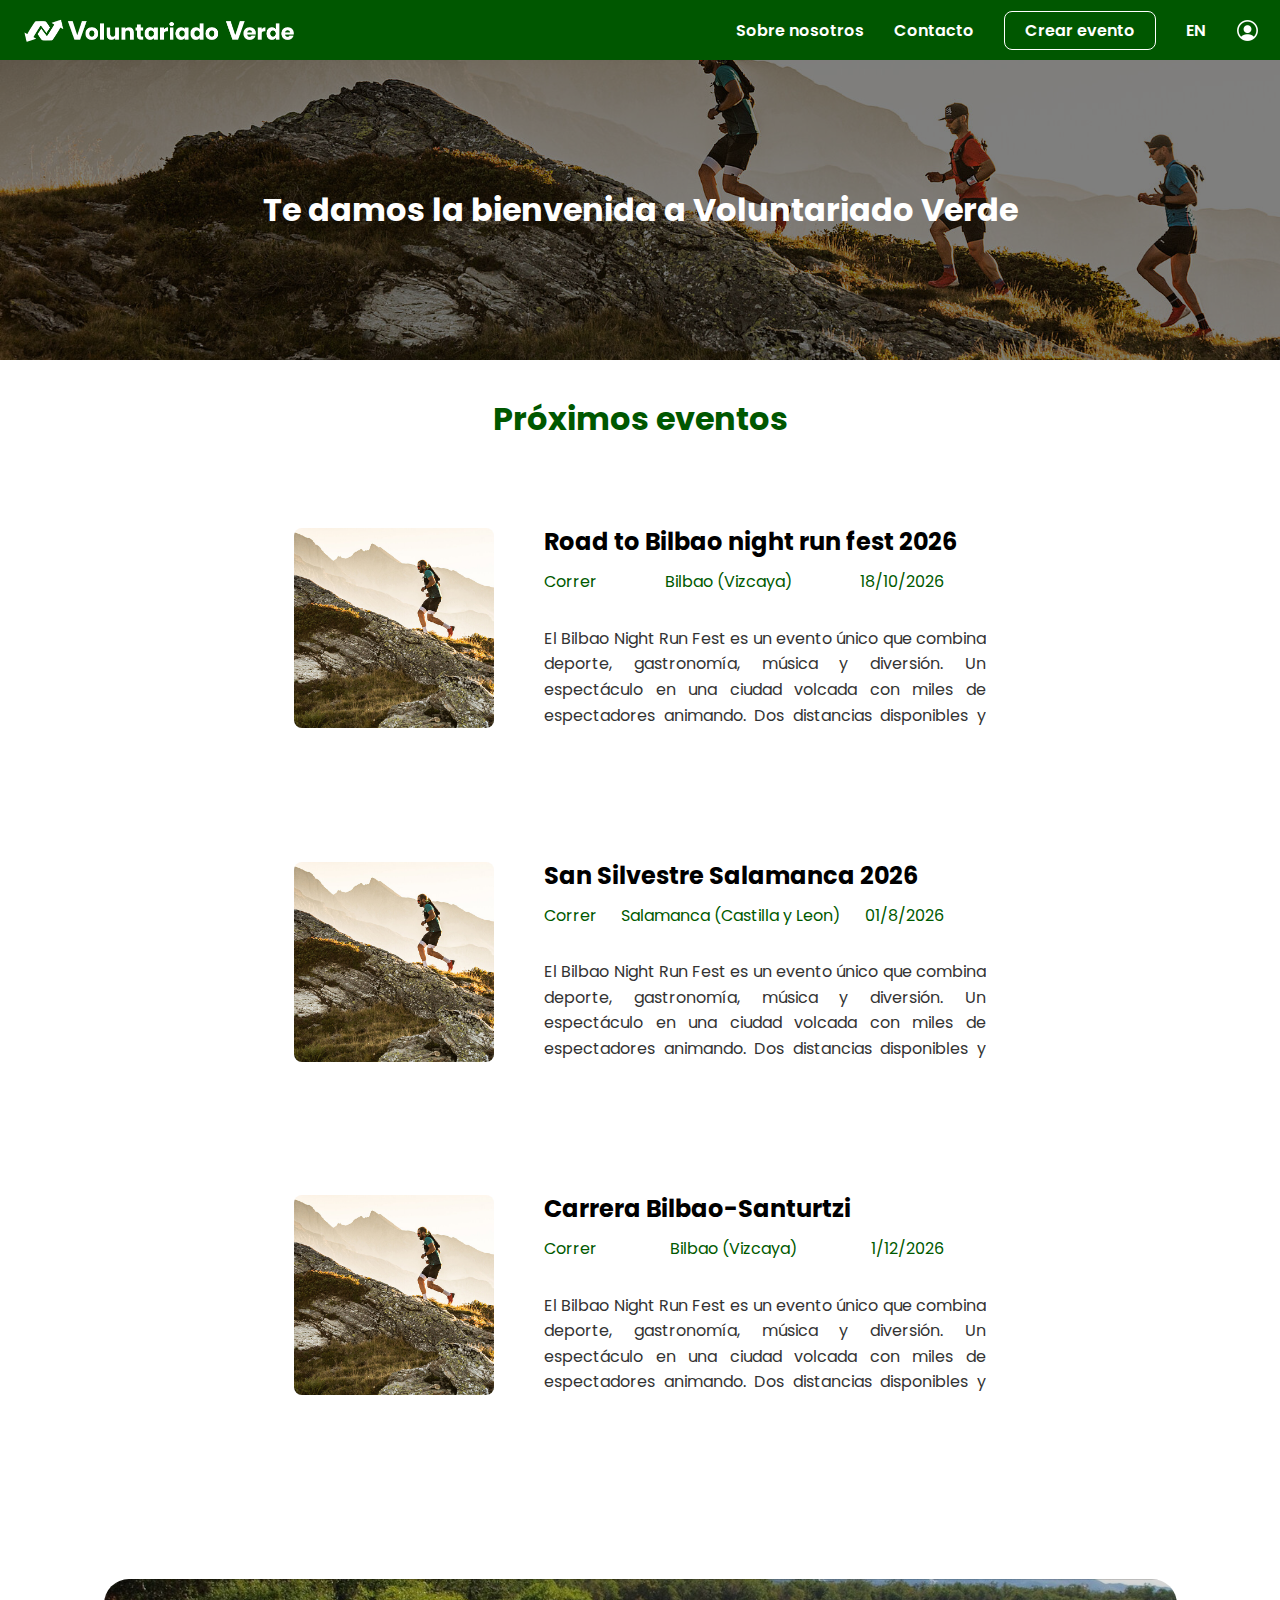
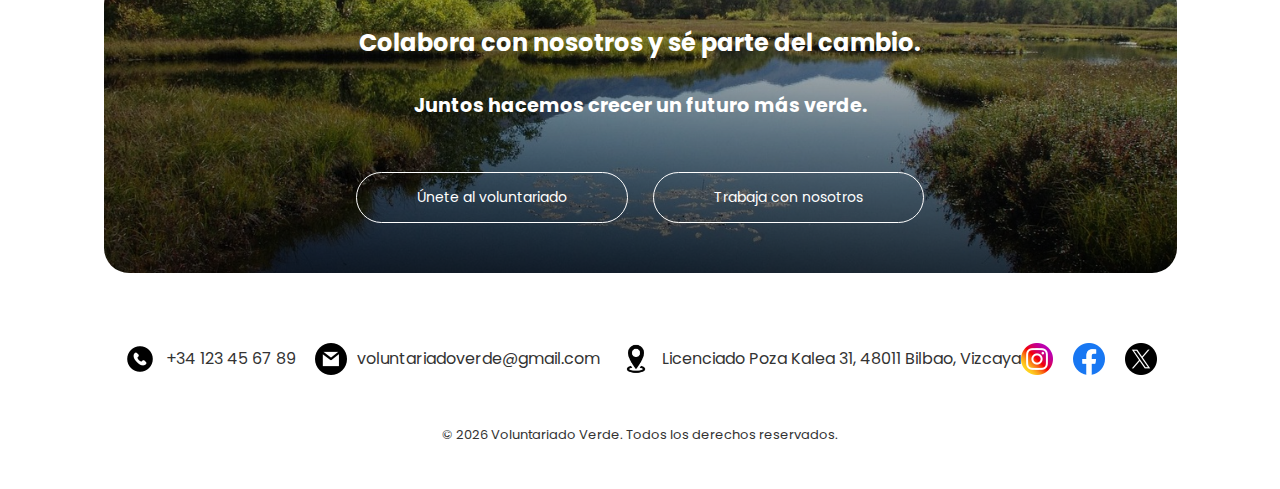
<file: index.html>
<!DOCTYPE html>
<html lang="es">

<head>

    <meta charset="UTF-8">
    <meta name="viewport" content="width=device-width, initial-scale=1.0">

    <link rel="shortcut icon" href="src/favicon.ico" />
    <title>Voluntariado Verde</title>

    <!-- Conexión previa con Google Fonts -->
    <link rel="preconnect" href="https://fonts.googleapis.com">
    <link rel="preconnect" href="https://fonts.gstatic.com" crossorigin>

    <!-- Enlace a la fuente Poppins -->
    <link
        href="https://fonts.googleapis.com/css2?family=Poppins:ital,wght@0,100;0,200;0,300;0,400;0,500;0,600;0,700;0,800;0,900;1,100;1,200;1,300;1,400;1,500;1,600;1,700;1,800;1,900&display=swap"
        rel="stylesheet">

    <!-- Archivo CSS -->
    <link rel="stylesheet" href="estilos/Layout.css">
    <link rel="stylesheet" href="estilos/Index.css">

</head>

<body>

    <header>
        <!-- LOGO -->
        <div class="logo">
            <a href="index.html">
                <img src="src/Logo_VV_v1_Blanco.png" alt="Logo">
            </a>
        </div>

        <!-- BOTÓN HAMBURGUESA -->
        <button class="hamburguesa" aria-label="Menú">
            ☰
        </button>

        <!-- MENU -->
        <div class="menu">
            <a href="SobreNosotros.html">Sobre nosotros</a>
            <a href="Contacto.html">Contacto</a>
            <a id="crear" href="CrearEvento.html">Crear evento</a>
            <!-- LOGIN SOLO MÓVIL -->
            <a href="TrabajaNosotros.html" class="login-mobile">Trabaja con nosotros</a>
            <a href="IniciarSesion.html" class="login-mobile">Iniciar sesión</a>


            <a href="EN/index.html">EN</a>
        </div>

        <!-- ICONO LOGIN SOLO DESKTOP -->
        <div class="login-desktop">
            <a href="IniciarSesion.html">
                <img src="src/PerfilInicioSesion.png" alt="Perfil">
            </a>
        </div>
    </header>

    <main>

        <section id="imagen_index">
            <h1>Te damos la bienvenida a Voluntariado Verde</h1>
        </section>

        <section id="container_eventos">
            <h1>Próximos eventos</h1>
            <a href="Evento.html" class="evento_index1">
                <div class="evento_index">
                    <img src="src/index_running.jpg">
                    <div class="informacion-evento">
                        <h2>Road to Bilbao night run fest 2026</h2>

                        <div class="extra_info">
                            <p>Correr</p>
                            <p>Bilbao (Vizcaya)</p>
                            <p>18/10/2026</p>
                        </div>

                        <p class="descripcion_evento">El Bilbao Night Run Fest es un evento único que combina deporte,
                            gastronomía, música y diversión. Un espectáculo en una ciudad volcada con miles de
                            espectadores
                            animando. Dos distancias disponibles y homologadas de Media Maratón y 10K con participantes
                            de
                            más de 74 paises, que convierten esta carrera en una auténtica fiesta del running nocturno.
                        </p>

                    </div>

                </div>
            </a>
            <a href="Evento.html" class="evento_index1">
                <div class="evento_index">
                    <img src="src/index_running.jpg">
                    <div class="informacion-evento">
                        <h2>San Silvestre Salamanca 2026</h2>

                        <div class="extra_info">
                            <p>Correr</p>
                            <p>Salamanca (Castilla y Leon)</p>
                            <p>01/8/2026</p>
                        </div>

                        <p class="descripcion_evento">El Bilbao Night Run Fest es un evento único que combina deporte,
                            gastronomía, música y diversión. Un espectáculo en una ciudad volcada con miles de
                            espectadores
                            animando. Dos distancias disponibles y homologadas de Media Maratón y 10K con participantes
                            de
                            más de 74 paises, que convierten esta carrera en una auténtica fiesta del running nocturno.
                        </p>

                    </div>

                </div>
            </a>
            <a href="Evento.html" class="evento_index1">
                <div class="evento_index">
                    <img src="src/index_running.jpg">
                    <div class="informacion-evento">
                        <h2>Carrera Bilbao-Santurtzi</h2>

                        <div class="extra_info">
                            <p>Correr</p>
                            <p>Bilbao (Vizcaya)</p>
                            <p>1/12/2026</p>
                        </div>

                        <p class="descripcion_evento">El Bilbao Night Run Fest es un evento único que combina deporte,
                            gastronomía, música y diversión. Un espectáculo en una ciudad volcada con miles de
                            espectadores
                            animando. Dos distancias disponibles y homologadas de Media Maratón y 10K con participantes
                            de
                            más de 74 paises, que convierten esta carrera en una auténtica fiesta del running nocturno.
                        </p>

                    </div>

                </div>
            </a>


        </section>

    </main>

    <footer>

        <div class="colaboracion">
            <h2>Colabora con nosotros y sé parte del cambio.</h2>
                <h3>Juntos hacemos crecer un futuro más verde.</h3>
                    <div class="btn-colab">
                        <a class="botones" href="RegistroVoluntarios.html">Únete al voluntariado</a>
                        <a class="botones" href="TrabajaNosotros.html">Trabaja con nosotros</a>
                    </div>
        </div>
        <div class="contacto">
            <div class="iconos">
                <a class="icon"><img src="src/movil.png">
                    <p>+34 123 45 67 89</p>
                </a>
                <a href="mailto:correoelectronico@gmail.com" class="icon"><img src="src/gmail.png">
                    <p>voluntariadoverde@gmail.com</p>
                </a>
                <a  href="https://www.google.com/maps/place/cpes+SAN+LUIS+LH+bhip+-+Bachillerato+y+Formaci%C3%B3n+Profesional/@43.2615541,-2.9419887,17z/data=!3m1!4b1!4m6!3m5!1s0xd4e502873b41fd5:0x1ab0ace3022b6ab9!8m2!3d43.2615502!4d-2.9394138!16s%2Fg%2F1wd3xc60?entry=ttu&g_ep=EgoyMDI1MTAyMi4wIKXMDSoASAFQAw%3D%3D" class="icon"><img src="src/mapa.png">
                    <p>Licenciado Poza Kalea 31, 48011 Bilbao, Vizcaya</p>
                </a>
            </div>
            <div class="rrss">
                <a href="https://x.com/?lang=es"><img src="src/insta.png"></a>
                <a href="https://www.facebook.com/?locale=es_ES"><img src="src/facebook.png"></a>
                <a href="https://www.instagram.com/"><img src="src/twitter.png"></a>
            </div>
        </div>
        <div class="copyright">
            <p>© 2026 Voluntariado Verde. Todos los derechos reservados.</p>
        </div>


    </footer>
    <script>
        const hamburguesa = document.querySelector('.hamburguesa');
        const menu = document.querySelector('.menu');

        hamburguesa.addEventListener('click', () => {
            menu.classList.toggle('activo');
        });

        const header = document.querySelector("header");

        function handleScroll() {
            if (window.innerWidth > 860 && window.scrollY > 250) {
                header.classList.add("isla");
            } else {
                header.classList.remove("isla");
            }
        }

        window.addEventListener("scroll", handleScroll);
        window.addEventListener("resize", handleScroll);
    </script>

</body>

</html>
</file>
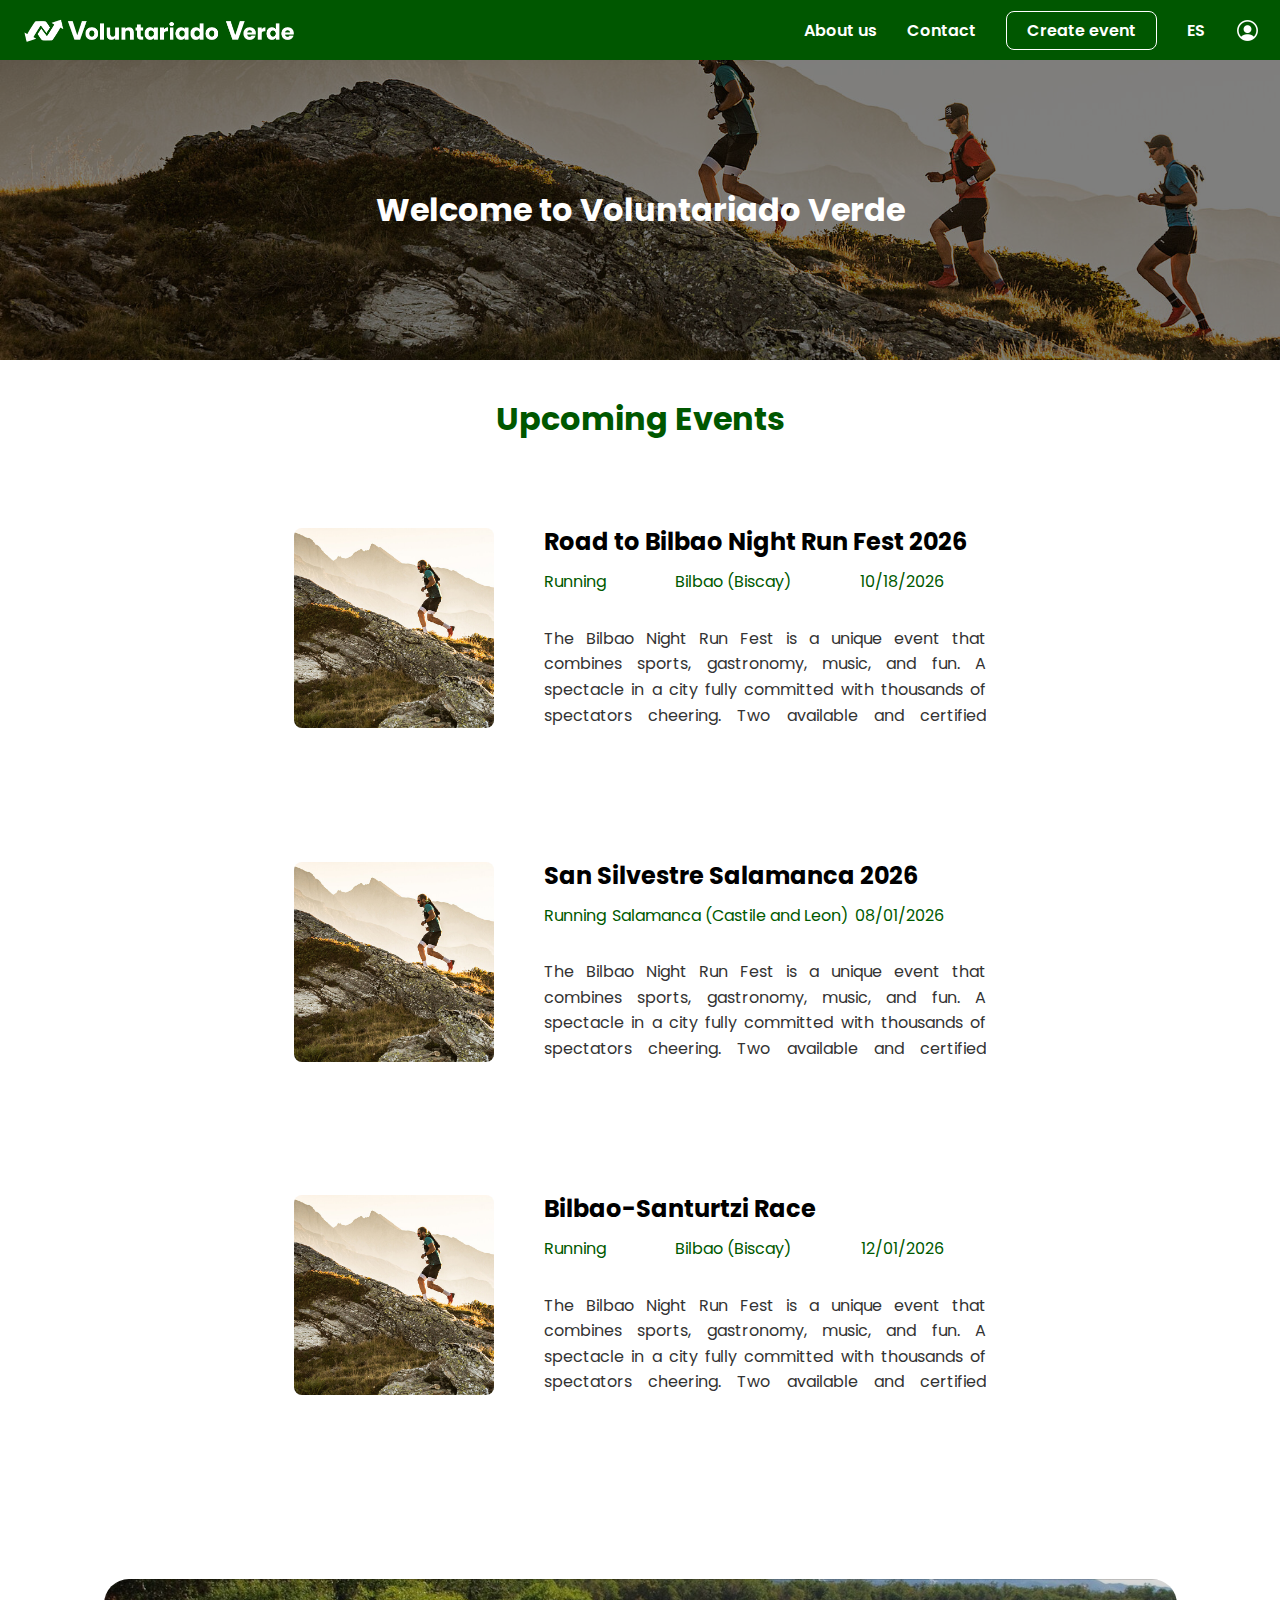
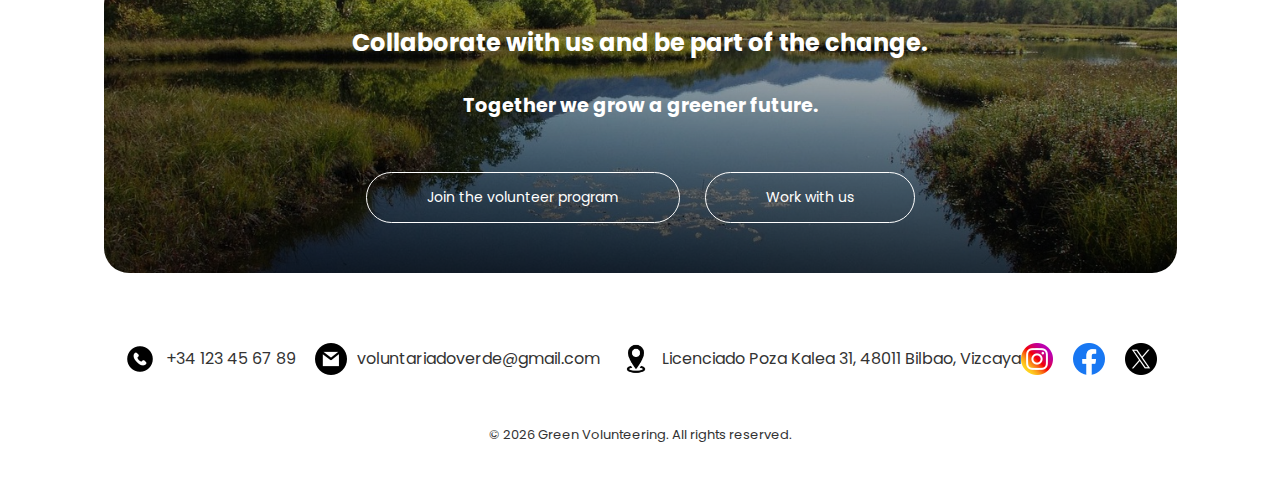
<file: EN/index.html>
<!DOCTYPE html>
<html lang="en">

<head>

    <meta charset="UTF-8">
    <meta name="viewport" content="width=device-width, initial-scale=1.0">

    <link rel="shortcut icon" href="src/favicon.ico" />
    <title>Green Volunteering</title>
    <link rel="preconnect" href="https://fonts.googleapis.com">
    <link rel="preconnect" href="https://fonts.gstatic.com" crossorigin>

    <link
        href="https://fonts.googleapis.com/css2?family=Poppins:ital,wght@0,100;0,200;0,300;0,400;0,500;0,600;0,700;0,800;0,900;1,100;1,200;1,300;1,400;1,500;1,600;1,700;1,800;1,900&display=swap"
        rel="stylesheet">

    <link rel="stylesheet" href="../estilos/Layout.css">
    <link rel="stylesheet" href="../estilos/Index.css">

</head>

<body>

    <header>
        <!-- LOGO -->
        <div class="logo">
            <a href="index.html">
                <img src="../src/Logo_VV_v1_Blanco.png" alt="Logo">
            </a>
        </div>

        <!-- HAMBURGER BUTTON -->
        <button class="hamburguesa" aria-label="Menu">
            ☰
        </button>

        <!-- MENU -->
        <div class="menu">
            <a href="AboutUs.html">About us</a>
            <a href="Contact.html">Contact</a>
            <a id="crear" href="EventCreate.html">Create event</a>

            <!-- MOBILE LOGIN -->
            <a href="AboutUs.html" class="login-mobile">Work with us</a>
            <a href="Register.html" class="login-mobile">Log in</a>

            <a href="../index.html">ES</a>
        </div>

        <!-- DESKTOP LOGIN ICON -->
        <div class="login-desktop">
            <a href="login.html">
                <img src="../src/PerfilInicioSesion.png" alt="Profile">
            </a>
        </div>
    </header>

    <main class="main">

        <section id="imagen_index">
            <h1>Welcome to Voluntariado Verde</h1>
        </section>

        <section id="container_eventos">
            <h1>Upcoming Events</h1> <a href="https://www.google.com/" class="evento_index1">
                <div class="evento_index">
                    <img src="../src/index_running.jpg">
                    <div class="informacion-evento">
                        <h2>Road to Bilbao Night Run Fest 2026</h2>

                        <div class="extra_info">
                            <p>Running</p>
                            <p>Bilbao (Biscay)</p>
                            <p>10/18/2026</p>
                        </div>

                        <p class="descripcion_evento">The Bilbao Night Run Fest is a unique event that combines sports,
                            gastronomy, music, and fun. A spectacle in a city fully committed with thousands of
                            spectators
                            cheering. Two available and certified distances (Half Marathon and 10K) with participants
                            from
                            over 74 countries, making this race a true night running festival.
                        </p>
                    </div>

                </div>
            </a>

            <a href="https://www.google.com/" class="evento_index1">
                <div class="evento_index">
                    <img src="../src/index_running.jpg">
                    <div class="informacion-evento">
                        <h2>San Silvestre Salamanca 2026</h2>

                        <div class="extra_info">
                            <p>Running</p>
                            <p>Salamanca (Castile and Leon)</p>
                            <p>08/01/2026</p>
                        </div>

                        <p class="descripcion_evento">The Bilbao Night Run Fest is a unique event that combines sports,
                            gastronomy, music, and fun. A spectacle in a city fully committed with thousands of
                            spectators
                            cheering. Two available and certified distances (Half Marathon and 10K) with participants
                            from
                            over 74 countries, making this race a true night running festival.
                        </p>

                    </div>

                </div>
            </a>

            <a href="https://www.google.com/" class="evento_index1">
                <div class="evento_index">
                    <img src="../src/index_running.jpg">
                    <div class="informacion-evento">
                        <h2>Bilbao-Santurtzi Race</h2>
                        <div class="extra_info">
                            <p>Running</p>
                            <p>Bilbao (Biscay)</p>
                            <p>12/01/2026</p>
                        </div>

                        <p class="descripcion_evento">The Bilbao Night Run Fest is a unique event that combines sports,
                            gastronomy, music, and fun. A spectacle in a city fully committed with thousands of
                            spectators
                            cheering. Two available and certified distances (Half Marathon and 10K) with participants
                            from
                            over 74 countries, making this race a true night running festival.
                        </p>

                    </div>

                </div>
            </a>

        </section>

    </main>

    <footer>

        <div class="colaboracion">
            <h2>Collaborate with us and be part of the change.</h2>
            <h3>Together we grow a greener future.</h3>
            <div class="btn-colab">
                <a class="botones" href="RegistreVoluntaris.html">Join the volunteer program</a>
                <a class="botones" href="WorkUs.html">Work with us</a>
            </div>
        </div>
        <div class="contacto">
            <div class="iconos">
                <a class="icon"><img src="../src/movil.png">
                    <p>+34 123 45 67 89</p>
                </a>
                <a href="mailto:correoelectronico@gmail.com" class="icon"><img src="../src/gmail.png">
                    <p>voluntariadoverde@gmail.com</p>
                </a>
                <a href="https://www.google.com/maps/place/cpes+SAN+LUIS+LH+bhip+-+Bachillerato+y+Formaci%C3%B3n+Profesional/@43.2615541,-2.9419887,17z/data=!3m1!4b1!4m6!3m5!1s0xd4e502873b41fd5:0x1ab0ace3022b6ab9!8m2!3d43.2615502!4d-2.9394138!16s%2Fg%2F1wd3xc60?entry=ttu&g_ep=EgoyMDI1MTAyMi4wIKXMDSoASAFQAw%3D%3D"
                    class="icon"><img src="../src/mapa.png">
                    <p>Licenciado Poza Kalea 31, 48011 Bilbao, Vizcaya</p>
                </a>
            </div>
            <div class="rrss">
                <a href="https://x.com/?lang=es"><img src="../src/insta.png"></a>
                <a href="https://www.facebook.com/?locale=es_ES"><img src="../src/facebook.png"></a>
                <a href="https://www.instagram.com/"><img src="../src/twitter.png"></a>
            </div>
        </div>
        <div class="copyright">
            <p>© 2026 Green Volunteering. All rights reserved.</p>
        </div>

    </footer>
    <script>
        const hamburguesa = document.querySelector('.hamburguesa');
        const menu = document.querySelector('.menu');

        hamburguesa.addEventListener('click', () => {
            menu.classList.toggle('activo');
        });

        const header = document.querySelector("header");

        function handleScroll() {
            if (window.innerWidth > 860 && window.scrollY > 250) {
                header.classList.add("isla");
            } else {
                header.classList.remove("isla");
            }
        }

        window.addEventListener("scroll", handleScroll);
        window.addEventListener("resize", handleScroll);
    </script>

</body>

</html>
</file>
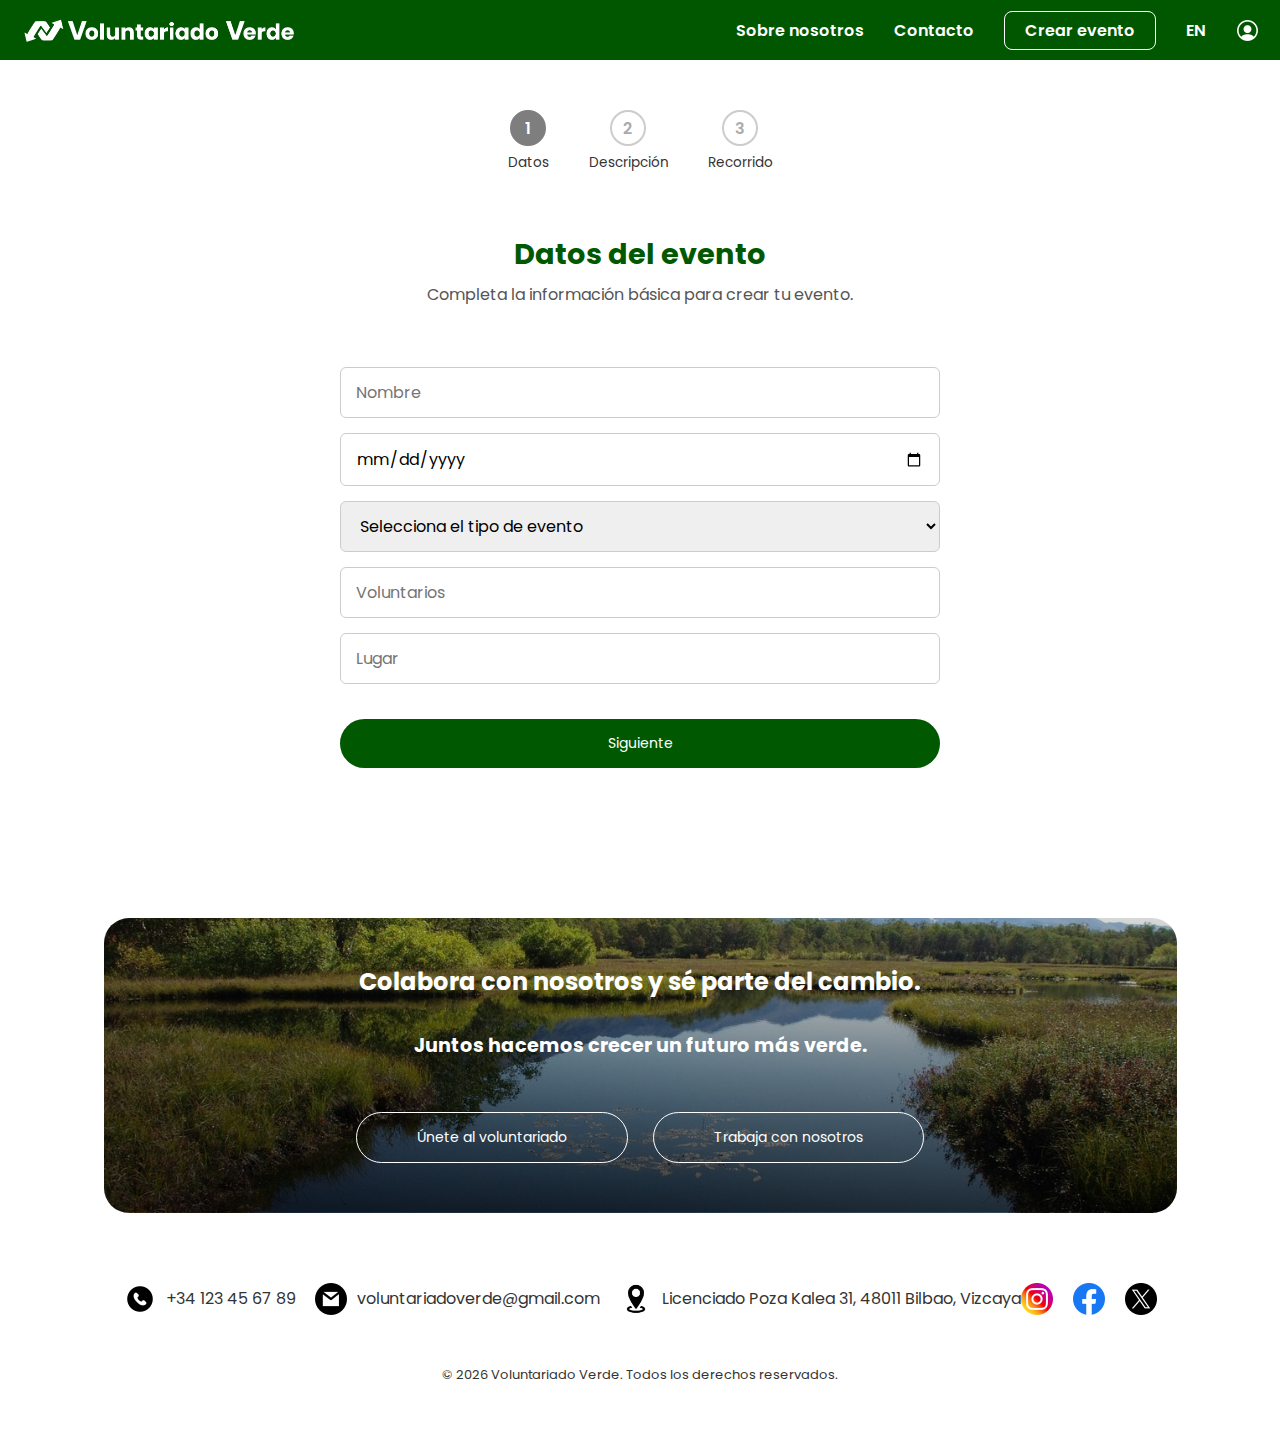
<file: CrearEvento.html>
<!DOCTYPE html>
<html lang="es">

<head>

    <meta charset="UTF-8">
    <meta name="viewport" content="width=device-width, initial-scale=1.0">

    <link rel="shortcut icon" href="src/favicon.ico" />
    <title>Voluntariado Verde</title>

    <!-- Conexión previa con Google Fonts -->
    <link rel="preconnect" href="https://fonts.googleapis.com">
    <link rel="preconnect" href="https://fonts.gstatic.com" crossorigin>

    <!-- Enlace a la fuente Poppins -->
    <link
        href="https://fonts.googleapis.com/css2?family=Poppins:ital,wght@0,100;0,200;0,300;0,400;0,500;0,600;0,700;0,800;0,900;1,100;1,200;1,300;1,400;1,500;1,600;1,700;1,800;1,900&display=swap"
        rel="stylesheet">

    <!-- Archivo CSS -->
    <link rel="stylesheet" href="estilos/Layout.css">
    <link rel="stylesheet" href="estilos/CrearEvento.css">

</head>

<body>

    <header>
        <!-- LOGO -->
        <div class="logo">
            <a href="index.html">
                <img src="src/Logo_VV_v1_Blanco.png" alt="Logo">
            </a>
        </div>

        <!-- BOTÓN HAMBURGUESA -->
        <button class="hamburguesa" aria-label="Menú">
            ☰
        </button>

        <!-- MENU -->
        <div class="menu">
            <a href="SobreNosotros.html">Sobre nosotros</a>
            <a href="Contacto.html">Contacto</a>
            <a id="crear" href="CrearEvento.html">Crear evento</a>
            <!-- LOGIN SOLO MÓVIL -->
            <a href="TrabajaNosotros.html" class="login-mobile">Trabaja con nosotros</a>
            <a href="IniciarSesion.html" class="login-mobile">Iniciar sesión</a>


            <a href="EN/index.html">EN</a>
        </div>

        <!-- ICONO LOGIN SOLO DESKTOP -->
        <div class="login-desktop">
            <a href="IniciarSesion.html">
                <img src="src/PerfilInicioSesion.png" alt="Perfil">
            </a>
        </div>
    </header>

    <main>

        <div class="indicador-pasos">
            <div class="paso activo">
                <span>1</span>
                <p>Datos</p>
            </div>
            <div class="paso">
                <span>2</span>
                <p>Descripción</p>
            </div>
            <div class="paso">
                <span>3</span>
                <p>Recorrido</p>
            </div>
        </div>

        <div class="enuncidado">
            <h1>Datos del evento</h1>
            <p>Completa la información básica para crear tu evento.</p>
        </div>

        <form>

            <input type="text" id="nombre" name="nombre" placeholder="Nombre" required>
            <input type="date" id="fecha" name="fecha" placeholder="Fecha" required>
            <select id="tipoEvento" name="tipoEvento" required>
                <option value="" disabled selected>Selecciona el tipo de evento</option>
                <optgroup label="Estáticos">
                    <option value="concierto">Concierto</option>
                    <option value="festival">Festival</option>
                    <option value="feria">Feria</option>
                    <option value="evento_benefico">Evento benéfico</option>
                </optgroup>
            
                <optgroup label="Dinámicos">
                    <option value="maraton">Maratón</option>
                    <option value="carrera">Carrera popular</option>
                    <option value="ciclismo">Ciclismo</option>
                    <option value="trail">Trail / Senderismo</option>
                </optgroup>
            </select>
            <input type="number" id="numeroVoluntarios" name="numeroVoluntarios" placeholder="Voluntarios" min="1"
                step="1" required>
            <input type="text" id="lugar" name="lugar" placeholder="Lugar" required>

            <input type="submit" class="botones" value="Siguiente">

        </form>
    </main>


    <footer>

        <div class="colaboracion">
            <h2>Colabora con nosotros y sé parte del cambio.</h2>
            <h3>Juntos hacemos crecer un futuro más verde.</h3>
            <div class="btn-colab">
                <a class="botones" href="RegistroVoluntarios.html">Únete al voluntariado</a>
                <a class="botones" href="TrabajaNosotros.html">Trabaja con nosotros</a>
            </div>
        </div>
        <div class="contacto">
            <div class="iconos">
                <a class="icon"><img src="src/movil.png">
                    <p>+34 123 45 67 89</p>
                </a>
                <a href="mailto:correoelectronico@gmail.com" class="icon"><img src="src/gmail.png">
                    <p>voluntariadoverde@gmail.com</p>
                </a>
                <a href="https://www.google.com/maps/place/cpes+SAN+LUIS+LH+bhip+-+Bachillerato+y+Formaci%C3%B3n+Profesional/@43.2615541,-2.9419887,17z/data=!3m1!4b1!4m6!3m5!1s0xd4e502873b41fd5:0x1ab0ace3022b6ab9!8m2!3d43.2615502!4d-2.9394138!16s%2Fg%2F1wd3xc60?entry=ttu&g_ep=EgoyMDI1MTAyMi4wIKXMDSoASAFQAw%3D%3D"
                    class="icon"><img src="src/mapa.png">
                    <p>Licenciado Poza Kalea 31, 48011 Bilbao, Vizcaya</p>
                </a>
            </div>
            <div class="rrss">
                <a href="https://x.com/?lang=es"><img src="src/insta.png"></a>
                <a href="https://www.facebook.com/?locale=es_ES"><img src="src/facebook.png"></a>
                <a href="https://www.instagram.com/"><img src="src/twitter.png"></a>
            </div>
        </div>
        <div class="copyright">
            <p>© 2026 Voluntariado Verde. Todos los derechos reservados.</p>
        </div>


    </footer>
    <script>
        const hamburguesa = document.querySelector('.hamburguesa');
        const menu = document.querySelector('.menu');

        hamburguesa.addEventListener('click', () => {
            menu.classList.toggle('activo');
        });

        const header = document.querySelector("header");

        function handleScroll() {
            if (window.innerWidth > 860 && window.scrollY > 250) {
                header.classList.add("isla");
            } else {
                header.classList.remove("isla");
            }
        }

        window.addEventListener("scroll", handleScroll);
        window.addEventListener("resize", handleScroll);
    </script>


</body>

</html>
</file>
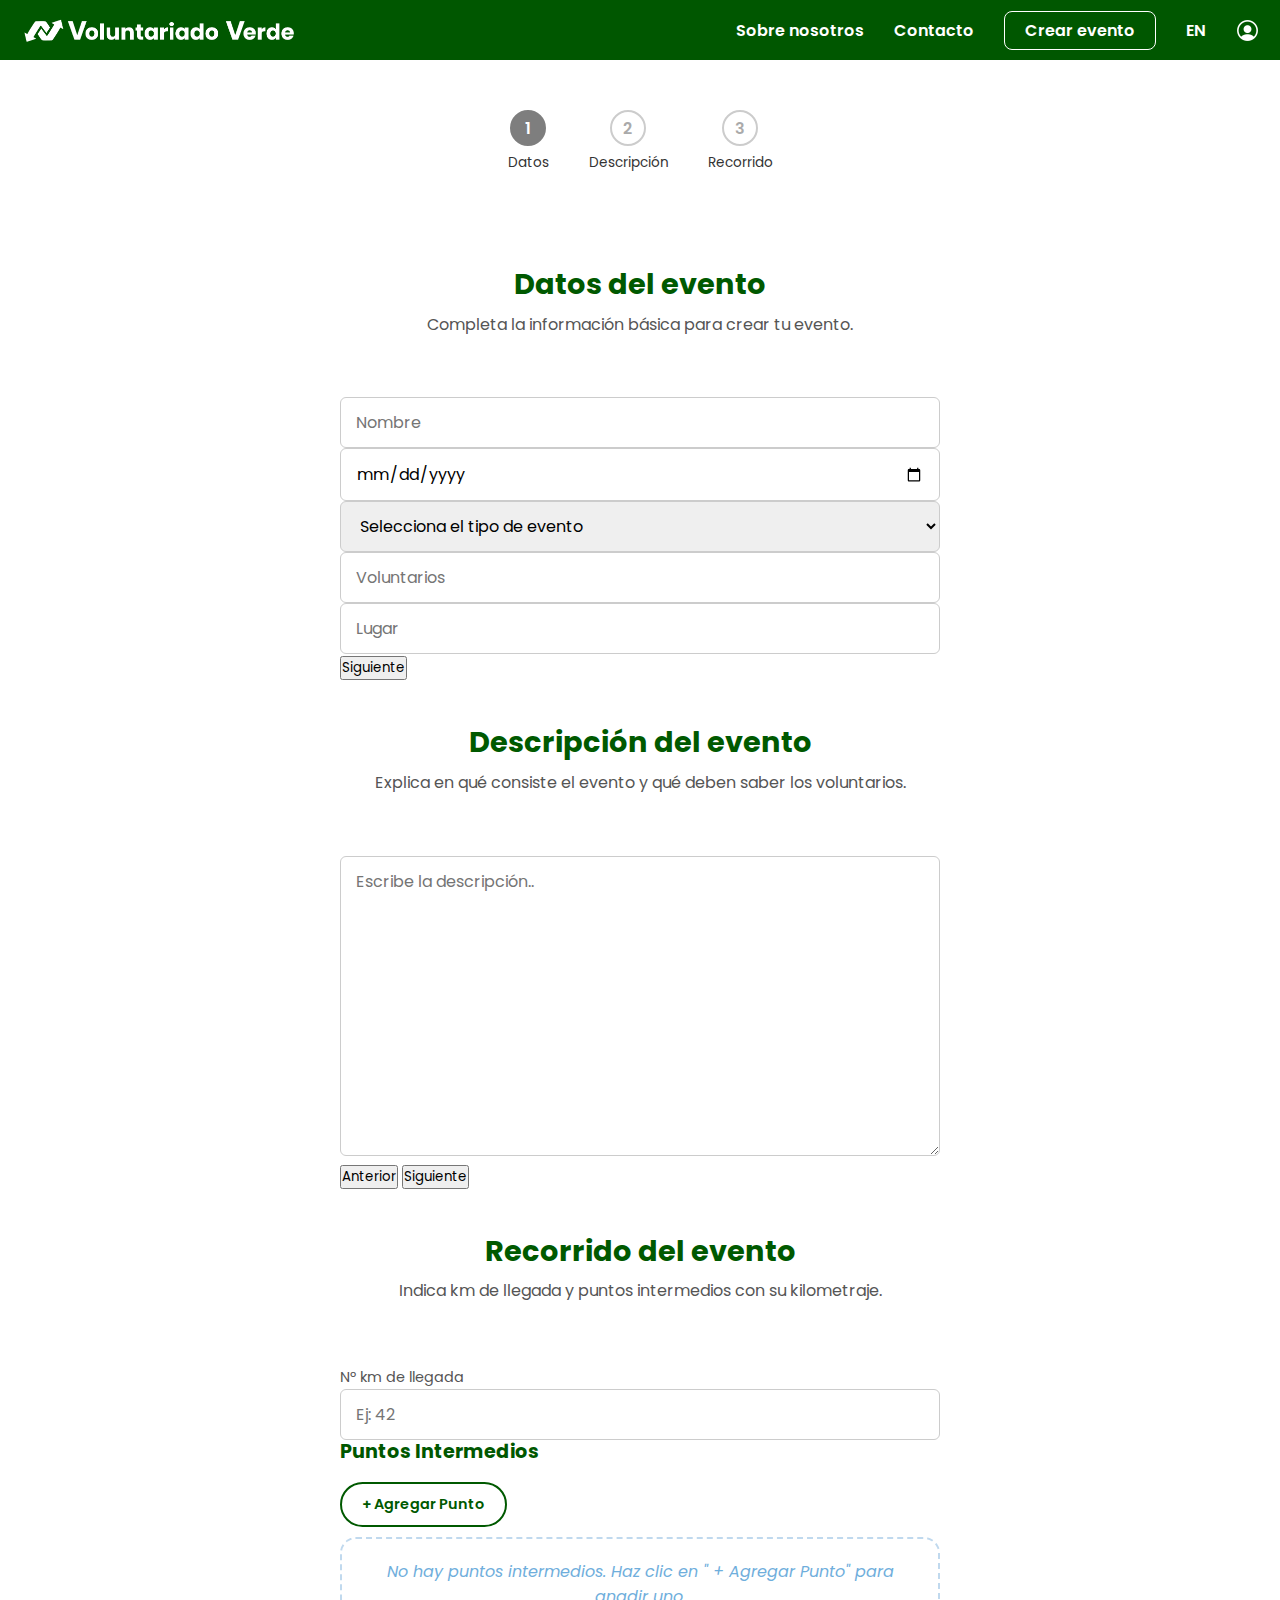
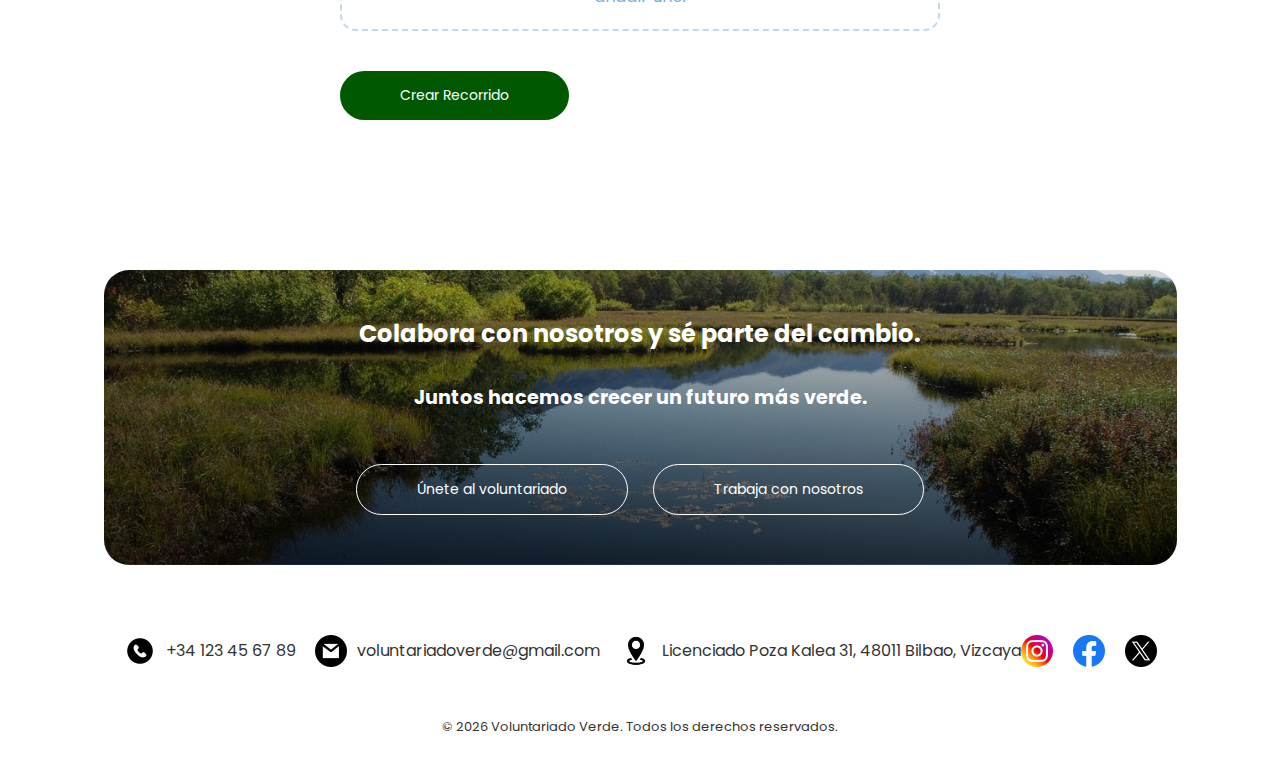
<file: CrearEventoEnUno.html>
<!DOCTYPE html>
<html lang="es">

<head>

    <meta charset="UTF-8">
    <meta name="viewport" content="width=device-width, initial-scale=1.0">

    <link rel="shortcut icon" href="src/favicon.ico" />
    <title>Voluntariado Verde</title>

    <!-- Conexión previa con Google Fonts -->
    <link rel="preconnect" href="https://fonts.googleapis.com">
    <link rel="preconnect" href="https://fonts.gstatic.com" crossorigin>

    <!-- Enlace a la fuente Poppins -->
    <link
        href="https://fonts.googleapis.com/css2?family=Poppins:ital,wght@0,100;0,200;0,300;0,400;0,500;0,600;0,700;0,800;0,900;1,100;1,200;1,300;1,400;1,500;1,600;1,700;1,800;1,900&display=swap"
        rel="stylesheet">

    <!-- Archivo CSS -->
    <link rel="stylesheet" href="estilos/Layout.css">
    <link rel="stylesheet" href="estilos/CrearEvento.css">

</head>

<body>

    <header>
        <!-- LOGO -->
        <div class="logo">
            <a href="index.html">
                <img src="src/Logo_VV_v1_Blanco.png" alt="Logo">
            </a>
        </div>

        <!-- BOTÓN HAMBURGUESA -->
        <button class="hamburguesa" aria-label="Menú">
            ☰
        </button>

        <!-- MENU -->
        <div class="menu">
            <a href="SobreNosotros.html">Sobre nosotros</a>
            <a href="Contacto.html">Contacto</a>
            <a id="crear" href="CrearEvento.html">Crear evento</a>
            <!-- LOGIN SOLO MÓVIL -->
            <a href="TrabajaNosotros.html" class="login-mobile">Trabaja con nosotros</a>
            <a href="IniciarSesion.html" class="login-mobile">Iniciar sesión</a>


            <a href="EN/index.html">EN</a>
        </div>

        <!-- ICONO LOGIN SOLO DESKTOP -->
        <div class="login-desktop">
            <a href="IniciarSesion.html">
                <img src="src/PerfilInicioSesion.png" alt="Perfil">
            </a>
        </div>
    </header>

    <main id="wizard-container">

        <div class="indicador-pasos">
            <div class="paso activo"><span>1</span>
                <p>Datos</p>
            </div>
            <div class="paso"><span>2</span>
                <p>Descripción</p>
            </div>
            <div class="paso"><span>3</span>
                <p>Recorrido</p>
            </div>
        </div>
        <div class="steps-container">
            <form id="form-step-1">
                <!-- Paso 1: Datos -->
                <div class="step" id="step-1">
                    <div class="enuncidado">
                        <h1>Datos del evento</h1>
                        <p>Completa la información básica para crear tu evento.</p>
                    </div>

                    <input type="text" id="nombre" name="nombre" placeholder="Nombre" required>
                    <input type="date" id="fecha" name="fecha" required>
                    <select id="tipoEvento" name="tipoEvento" required>
                        <option value="" disabled selected>Selecciona el tipo de evento</option>
                        <option value="motocros">Motocross</option>
                        <option value="maraton">Maratón</option>
                        <option value="ciclismo">Ciclismo</option>
                        <option value="senderismo">Senderismo / Trail</option>
                        <option value="otro">Otro</option>
                    </select>
                    <input type="number" id="numeroVoluntarios" name="numeroVoluntarios" placeholder="Voluntarios"
                        min="1" step="1" required>
                    <input type="text" id="lugar" name="lugar" placeholder="Lugar" required>
                    <button type="button" class="next">Siguiente</button>
                </div>

                <!-- Paso 2: Descripción -->
                <div class="step" id="step-2">
                    <div class="enuncidado">
                        <h1>Descripción del evento</h1>
                        <p>Explica en qué consiste el evento y qué deben saber los voluntarios.</p>
                    </div>
                    <textarea id="descripcion" name="descripcion" rows="4" placeholder="Escribe la descripción.."
                        required></textarea>
                    <button type="button" class="prev">Anterior</button>
                    <button type="button" class="next">Siguiente</button>
                </div>

                <!-- Paso 3: Recorrido -->
                <div class="step" id="step-3">
                    <div class="enuncidado">
                        <h1>Recorrido del evento</h1>
                        <p>Indica km de llegada y puntos intermedios con su kilometraje.</p>
                    </div>
                    <div class="form-row">
                        <div class="form-group">
                            <label for="kmLlegada">Nº km de llegada</label>
                            <input type="number" id="kmLlegada" name="kmLlegada" placeholder="Ej: 42" min="0"
                                step="0.1">
                        </div>
                    </div>

                    <div class="puntos-container">
                        <div class="puntos-header">
                            <h3>Puntos Intermedios</h3>
                            <button type="button" class="btn-agregar" id="btnAgregar">+ Agregar Punto</button>
                        </div>
                        <div id="puntosLista">
                            <div class="empty-message" id="emptyMessage">
                                No hay puntos intermedios. Haz clic en " + Agregar Punto" para anadir uno.
                            </div>
                        </div>
                    </div>

                    <button type="submit" class="botones">Crear Recorrido</button>
                </div>
            </form>
        </div>

    </main>


    <footer>

        <div class="colaboracion">
            <h2>Colabora con nosotros y sé parte del cambio.</h2>
            <h3>Juntos hacemos crecer un futuro más verde.</h3>
            <div class="btn-colab">
                <a class="botones" href="RegistroVoluntarios.html">Únete al voluntariado</a>
                <a class="botones" href="TrabajaNosotros.html">Trabaja con nosotros</a>
            </div>
        </div>
        <div class="contacto">
            <div class="iconos">
                <a class="icon"><img src="src/movil.png">
                    <p>+34 123 45 67 89</p>
                </a>
                <a href="mailto:correoelectronico@gmail.com" class="icon"><img src="src/gmail.png">
                    <p>voluntariadoverde@gmail.com</p>
                </a>
                <a href="https://www.google.com/maps/place/cpes+SAN+LUIS+LH+bhip+-+Bachillerato+y+Formaci%C3%B3n+Profesional/@43.2615541,-2.9419887,17z/data=!3m1!4b1!4m6!3m5!1s0xd4e502873b41fd5:0x1ab0ace3022b6ab9!8m2!3d43.2615502!4d-2.9394138!16s%2Fg%2F1wd3xc60?entry=ttu&g_ep=EgoyMDI1MTAyMi4wIKXMDSoASAFQAw%3D%3D"
                    class="icon"><img src="src/mapa.png">
                    <p>Licenciado Poza Kalea 31, 48011 Bilbao, Vizcaya</p>
                </a>
            </div>
            <div class="rrss">
                <a href="https://x.com/?lang=es"><img src="src/insta.png"></a>
                <a href="https://www.facebook.com/?locale=es_ES"><img src="src/facebook.png"></a>
                <a href="https://www.instagram.com/"><img src="src/twitter.png"></a>
            </div>
        </div>
        <div class="copyright">
            <p>© 2026 Voluntariado Verde. Todos los derechos reservados.</p>
        </div>


    </footer>
    <script>
        const hamburguesa = document.querySelector('.hamburguesa');
        const menu = document.querySelector('.menu');

        hamburguesa.addEventListener('click', () => {
            menu.classList.toggle('activo');
        });

        const header = document.querySelector("header");

        function handleScroll() {
            if (window.innerWidth > 860 && window.scrollY > 250) {
                header.classList.add("isla");
            } else {
                header.classList.remove("isla");
            }
        }

        window.addEventListener("scroll", handleScroll);
        window.addEventListener("resize", handleScroll);
    </script>

    <script>
        const steps = document.querySelectorAll('.step');
        let currentStep = 0;

        // Función para actualizar la barra de pasos
        function updateStepIndicator(index) {
            const pasos = document.querySelectorAll('.indicador-pasos .paso');
            pasos.forEach((paso, i) => {
                paso.classList.remove('activo', 'completado');
                if (i < index) paso.classList.add('completado');
                if (i === index) paso.classList.add('activo');
            });
        }

        // Función para mostrar el step activo
        function showStep(index) {
            steps.forEach((step, i) => {
                step.classList.remove('active', 'prev-slide');
                if (i === index) step.classList.add('active');
                if (i < index) step.classList.add('prev-slide');
            });
            updateStepIndicator(index);
        }

        // Botones "Siguiente"
        document.querySelectorAll('.next').forEach(btn => {
            btn.addEventListener('click', () => {
                if (currentStep < steps.length - 1) {
                    currentStep++;
                    showStep(currentStep);
                }
            });
        });

        // Botones "Anterior"
        document.querySelectorAll('.prev').forEach(btn => {
            btn.addEventListener('click', () => {
                if (currentStep > 0) {
                    currentStep--;
                    showStep(currentStep);
                }
            });
        });

        // Mostrar el primer step al cargar
        showStep(currentStep);
    </script>

    <script>
        // Contador de puntos
        let contadorPuntos = 0;

        // Referencias DOM
        const puntosLista = document.getElementById('puntosLista');
        const emptyMessage = document.getElementById('emptyMessage');
        const btnAgregar = document.getElementById('btnAgregar');

        // Función para agregar un nuevo punto
        function agregarPunto() {
            contadorPuntos++;

            if (emptyMessage) emptyMessage.style.display = 'none';

            const puntoDiv = document.createElement('div');
            puntoDiv.className = 'punto-item';
            puntoDiv.id = 'punto-' + contadorPuntos;

            puntoDiv.innerHTML = `
        <button type="button" class="btn-eliminar"></button>
        <div class="form-row">
            <div class="form-group tipo">
                <label>Tipo de Punto</label>
                <select name="tipoPunto_${contadorPuntos}">
                    <option value="">Seleccionar tipo...</option>
                    <option value="avituallamiento">Avituallamiento</option>
                    <option value="punto_control">Punto de Control</option>
                </select>
            </div>
            <div class="form-group km">
                <label>Kilometro</label>
                <input type="number" name="kmPunto_${contadorPuntos}" placeholder="Km" min="0" step="0.1">
            </div>
        </div>
        <div class="form-group">
            <label>Nombre del Punto (opcional)</label>
            <input type="text" name="nombrePunto_${contadorPuntos}" placeholder="Ej: Plaza central">
        </div>
    `;

            puntosLista.appendChild(puntoDiv);

            // Añadir evento al botón eliminar
            puntoDiv.querySelector('.btn-eliminar').addEventListener('click', () => {
                eliminarPunto(puntoDiv.id);
            });
        }

        // Función para eliminar un punto
        function eliminarPunto(id) {
            const punto = document.getElementById(id);
            if (punto) punto.remove();

            if (puntosLista.querySelectorAll('.punto-item').length === 0 && emptyMessage) {
                emptyMessage.style.display = 'block';
            }
        }

        // Evento del botón agregar
        btnAgregar.addEventListener('click', agregarPunto);
    </script>


</body>

</html>
</file>
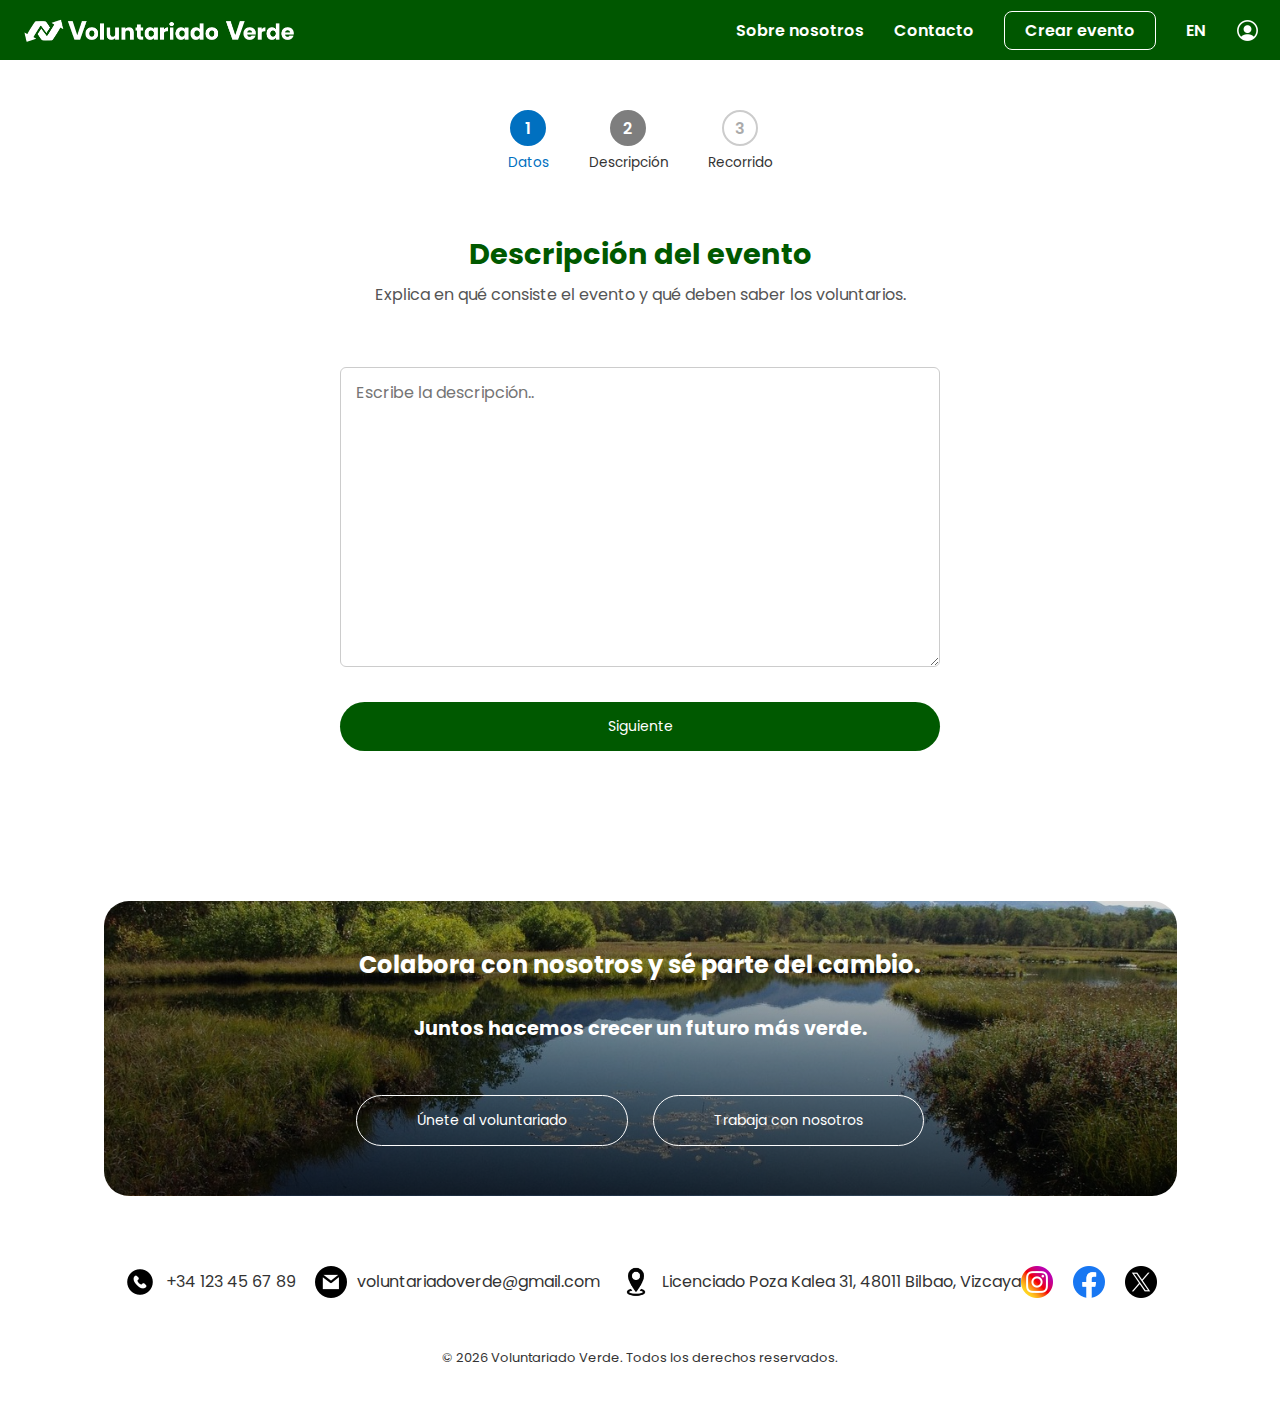
<file: DescripcionEvento.html>
<!DOCTYPE html>
<html lang="es">

<head>

    <meta charset="UTF-8">
    <meta name="viewport" content="width=device-width, initial-scale=1.0">

    <link rel="shortcut icon" href="src/favicon.ico" />
    <title>Voluntariado Verde</title>

    <!-- Conexión previa con Google Fonts -->
    <link rel="preconnect" href="https://fonts.googleapis.com">
    <link rel="preconnect" href="https://fonts.gstatic.com" crossorigin>

    <!-- Enlace a la fuente Poppins -->
    <link
        href="https://fonts.googleapis.com/css2?family=Poppins:ital,wght@0,100;0,200;0,300;0,400;0,500;0,600;0,700;0,800;0,900;1,100;1,200;1,300;1,400;1,500;1,600;1,700;1,800;1,900&display=swap"
        rel="stylesheet">

    <!-- Archivo CSS -->
    <link rel="stylesheet" href="estilos/Layout.css">
    <link rel="stylesheet" href="estilos/CrearEvento.css">

</head>

<body>

    <header>
        <!-- LOGO -->
        <div class="logo">
            <a href="index.html">
                <img src="src/Logo_VV_v1_Blanco.png" alt="Logo">
            </a>
        </div>

        <!-- BOTÓN HAMBURGUESA -->
        <button class="hamburguesa" aria-label="Menú">
            ☰
        </button>

        <!-- MENU -->
        <div class="menu">
            <a href="SobreNosotros.html">Sobre nosotros</a>
            <a href="Contacto.html">Contacto</a>
            <a id="crear" href="CrearEvento.html">Crear evento</a>
            <!-- LOGIN SOLO MÓVIL -->
            <a href="TrabajaNosotros.html" class="login-mobile">Trabaja con nosotros</a>
            <a href="IniciarSesion.html" class="login-mobile">Iniciar sesión</a>


            <a href="EN/index.html">EN</a>
        </div>

        <!-- ICONO LOGIN SOLO DESKTOP -->
        <div class="login-desktop">
            <a href="IniciarSesion.html">
                <img src="src/PerfilInicioSesion.png" alt="Perfil">
            </a>
        </div>
    </header>

    <main>

        <div class="indicador-pasos">
            <div class="paso completado">
                <span>1</span>
                <p>Datos</p>
            </div>
            <div class="paso activo">
                <span>2</span>
                <p>Descripción</p>
            </div>
            <div class="paso">
                <span>3</span>
                <p>Recorrido</p>
            </div>
        </div>
        
        <div class="enuncidado">
            <h1>Descripción del evento</h1>
            <p>Explica en qué consiste el evento y qué deben saber los voluntarios.</p>
        </div>

        <form>

            <textarea id="descripcion" name="descripcion" rows="1" placeholder="Escribe la descripción.."></textarea>

            <input type="submit" class="botones" value="Siguiente">

        </form>
    </main>


    <footer>

        <div class="colaboracion">
            <h2>Colabora con nosotros y sé parte del cambio.</h2>
            <h3>Juntos hacemos crecer un futuro más verde.</h3>
            <div class="btn-colab">
                <a class="botones" href="RegistroVoluntarios.html">Únete al voluntariado</a>
                <a class="botones" href="TrabajaNosotros.html">Trabaja con nosotros</a>
            </div>
        </div>
        <div class="contacto">
            <div class="iconos">
                <a class="icon"><img src="src/movil.png">
                    <p>+34 123 45 67 89</p>
                </a>
                <a href="mailto:correoelectronico@gmail.com" class="icon"><img src="src/gmail.png">
                    <p>voluntariadoverde@gmail.com</p>
                </a>
                <a href="https://www.google.com/maps/place/cpes+SAN+LUIS+LH+bhip+-+Bachillerato+y+Formaci%C3%B3n+Profesional/@43.2615541,-2.9419887,17z/data=!3m1!4b1!4m6!3m5!1s0xd4e502873b41fd5:0x1ab0ace3022b6ab9!8m2!3d43.2615502!4d-2.9394138!16s%2Fg%2F1wd3xc60?entry=ttu&g_ep=EgoyMDI1MTAyMi4wIKXMDSoASAFQAw%3D%3D"
                    class="icon"><img src="src/mapa.png">
                    <p>Licenciado Poza Kalea 31, 48011 Bilbao, Vizcaya</p>
                </a>
            </div>
            <div class="rrss">
                <a href="https://x.com/?lang=es"><img src="src/insta.png"></a>
                <a href="https://www.facebook.com/?locale=es_ES"><img src="src/facebook.png"></a>
                <a href="https://www.instagram.com/"><img src="src/twitter.png"></a>
            </div>
        </div>
        <div class="copyright">
            <p>© 2026 Voluntariado Verde. Todos los derechos reservados.</p>
        </div>


    </footer>
    <script>
        const hamburguesa = document.querySelector('.hamburguesa');
        const menu = document.querySelector('.menu');

        hamburguesa.addEventListener('click', () => {
            menu.classList.toggle('activo');
        });

        const header = document.querySelector("header");

        function handleScroll() {
            if (window.innerWidth > 860 && window.scrollY > 250) {
                header.classList.add("isla");
            } else {
                header.classList.remove("isla");
            }
        }

        window.addEventListener("scroll", handleScroll);
        window.addEventListener("resize", handleScroll);
    </script>


</body>

</html>
</file>
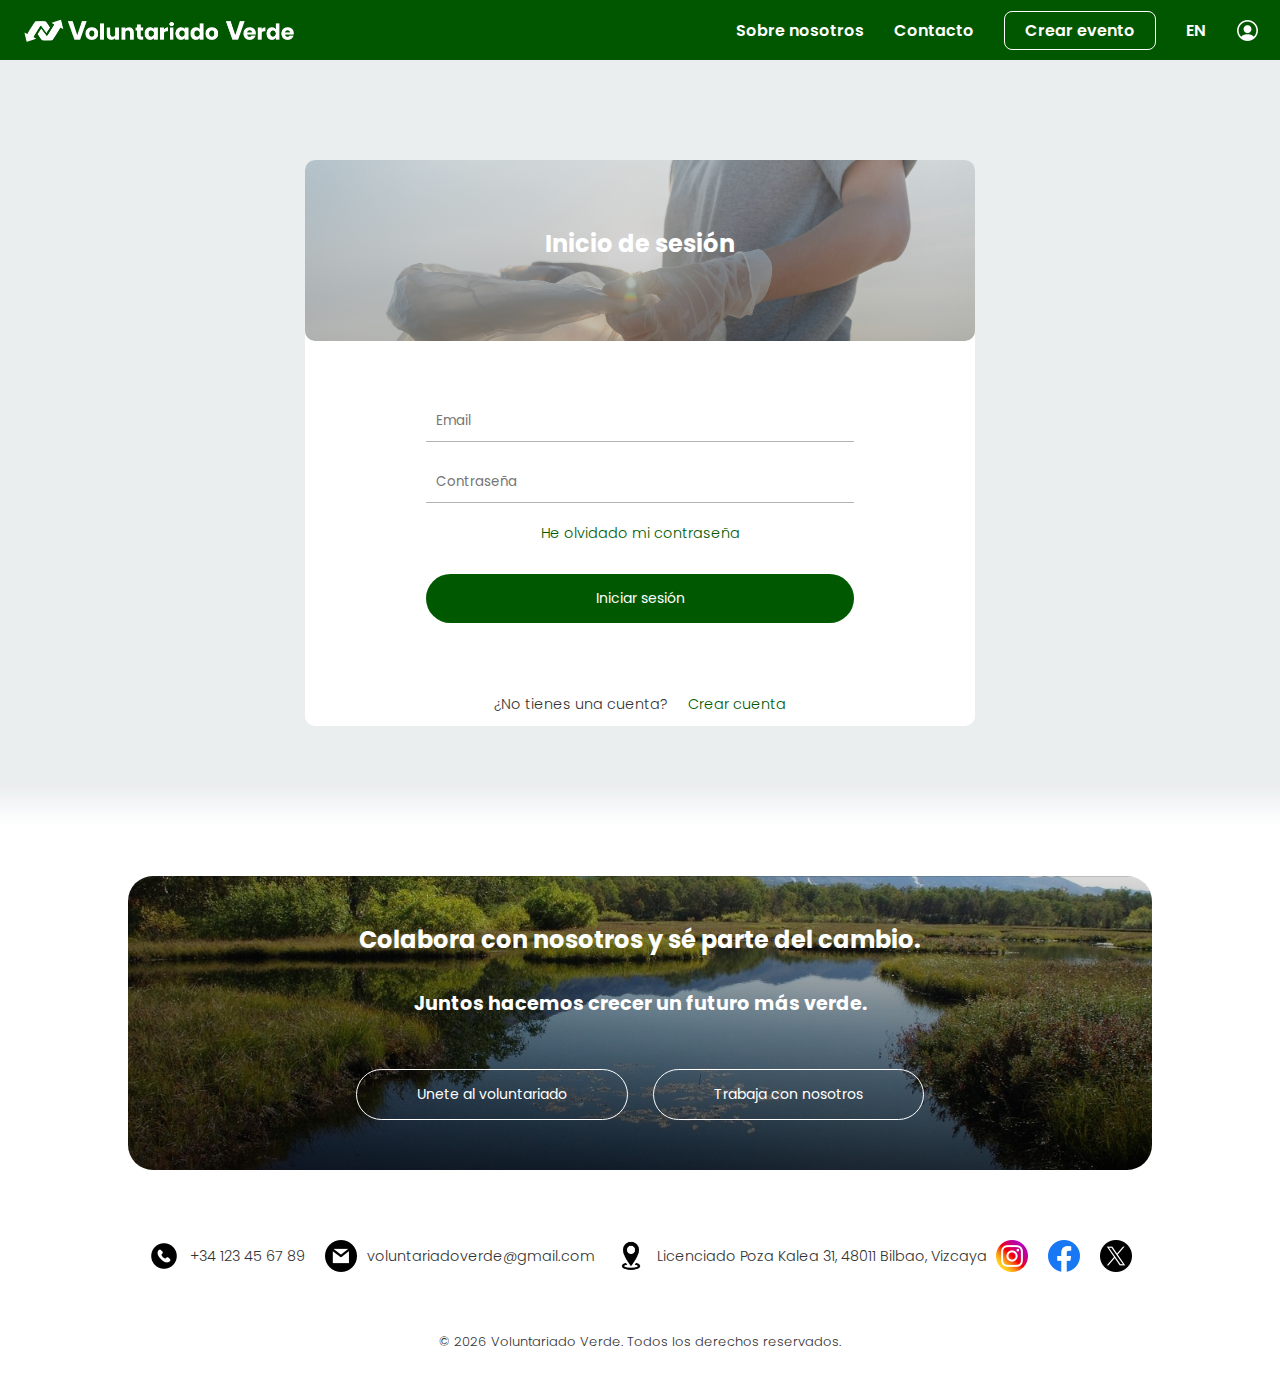
<file: IniciarSesion.html>
<!DOCTYPE html>
<html lang="es">

<head>

  <meta charset="UTF-8">
  <meta name="viewport" content="width=device-width, initial-scale=1.0">

  <link rel="shortcut icon" href="src/favicon.ico" />
  <title>Voluntariado Verde</title>

  <!-- Conexión previa con Google Fonts -->
  <link rel="preconnect" href="https://fonts.googleapis.com">
  <link rel="preconnect" href="https://fonts.gstatic.com" crossorigin>

  <!-- Enlace a la fuente Poppins -->
  <link
    href="https://fonts.googleapis.com/css2?family=Poppins:ital,wght@0,100;0,200;0,300;0,400;0,500;0,600;0,700;0,800;0,900;1,100;1,200;1,300;1,400;1,500;1,600;1,700;1,800;1,900&display=swap"
    rel="stylesheet">

  <!-- Archivo CSS -->
  <link rel="stylesheet" href="estilos/Layout.css">
  <link rel="stylesheet" href="estilos/Formularios.css">

</head>

<body>

    <header>
        <!-- LOGO -->
        <div class="logo">
            <a href="index.html">
                <img src="src/Logo_VV_v1_Blanco.png" alt="Logo">
            </a>
        </div>

        <!-- BOTÓN HAMBURGUESA -->
        <button class="hamburguesa" aria-label="Menú">
            ☰
        </button>

        <!-- MENU -->
        <div class="menu">
            <a href="SobreNosotros.html">Sobre nosotros</a>
            <a href="Contacto.html">Contacto</a>
            <a id="crear" href="CrearEvento.html">Crear evento</a>
            <!-- LOGIN SOLO MÓVIL -->
            <a href="TrabajaNosotros.html" class="login-mobile">Trabaja con nosotros</a>
            <a href="IniciarSesion.html" class="login-mobile">Iniciar sesión</a>


            <a href="EN/index.html">EN</a>
        </div>

        <!-- ICONO LOGIN SOLO DESKTOP -->
        <div class="login-desktop">
            <a href="IniciarSesion.html">
                <img src="src/PerfilInicioSesion.png" alt="Perfil">
            </a>
        </div>
    </header>

  <main>
    <div class="form-wrap">
      <div class="titulo">
        <h2>Inicio de sesión</h2>
      </div>

      <form>
        <input type="text" id="fuser" name="fuser" placeholder="Email">
        <input type="password" id="fpwd" name="fpwd" placeholder="Contraseña">
        <a href="">He olvidado mi contraseña</a>

        <input type="submit" class="botones" value="Iniciar sesión"></input>

      </form>
      <div class="crearCuenta">
        <p>¿No tienes una cuenta?</p>
        <a href="Registro.html">Crear cuenta</a>
      </div>
    </div>


  </main>

    <footer>

        <div class="colaboracion">
            <h2>Colabora con nosotros y sé parte del cambio.</h3>
                <h3>Juntos hacemos crecer un futuro más verde.</h4>
                    <div class="btn-colab">
                        <a class="botones" href="RegistroVoluntarios.html">Unete al voluntariado</a>
                        <a class="botones" href="TrabajaNosotros.html">Trabaja con nosotros</a>
                    </div>
        </div>
        <div class="contacto">
            <div class="iconos">
                <a class="icon"><img src="src/movil.png">
                    <p>+34 123 45 67 89</p>
                </a>
                <a href="mailto:correoelectronico@gmail.com" class="icon"><img src="src/gmail.png">
                    <p>voluntariadoverde@gmail.com</p>
                </a>
                <a  href="https://www.google.com/maps/place/cpes+SAN+LUIS+LH+bhip+-+Bachillerato+y+Formaci%C3%B3n+Profesional/@43.2615541,-2.9419887,17z/data=!3m1!4b1!4m6!3m5!1s0xd4e502873b41fd5:0x1ab0ace3022b6ab9!8m2!3d43.2615502!4d-2.9394138!16s%2Fg%2F1wd3xc60?entry=ttu&g_ep=EgoyMDI1MTAyMi4wIKXMDSoASAFQAw%3D%3D" class="icon"><img src="src/mapa.png">
                    <p>Licenciado Poza Kalea 31, 48011 Bilbao, Vizcaya</p>
                </a>
            </div>
            <div class="rrss">
                <a href="https://x.com/?lang=es"><img src="src/insta.png"></a>
                <a href="https://www.facebook.com/?locale=es_ES"><img src="src/facebook.png"></a>
                <a href="https://www.instagram.com/"><img src="src/twitter.png"></a>
            </div>
        </div>
        <div class="copyright">
            <p>© 2026 Voluntariado Verde. Todos los derechos reservados.</p>
        </div>


    </footer>
    <script>
        const hamburguesa = document.querySelector('.hamburguesa');
        const menu = document.querySelector('.menu');

        hamburguesa.addEventListener('click', () => {
            menu.classList.toggle('activo');
        });

        const header = document.querySelector("header");

        function handleScroll() {
            if (window.innerWidth > 860 && window.scrollY > 250) {
                header.classList.add("isla");
            } else {
                header.classList.remove("isla");
            }
        }

        window.addEventListener("scroll", handleScroll);
        window.addEventListener("resize", handleScroll);
    </script>

</body>

</html>
</file>
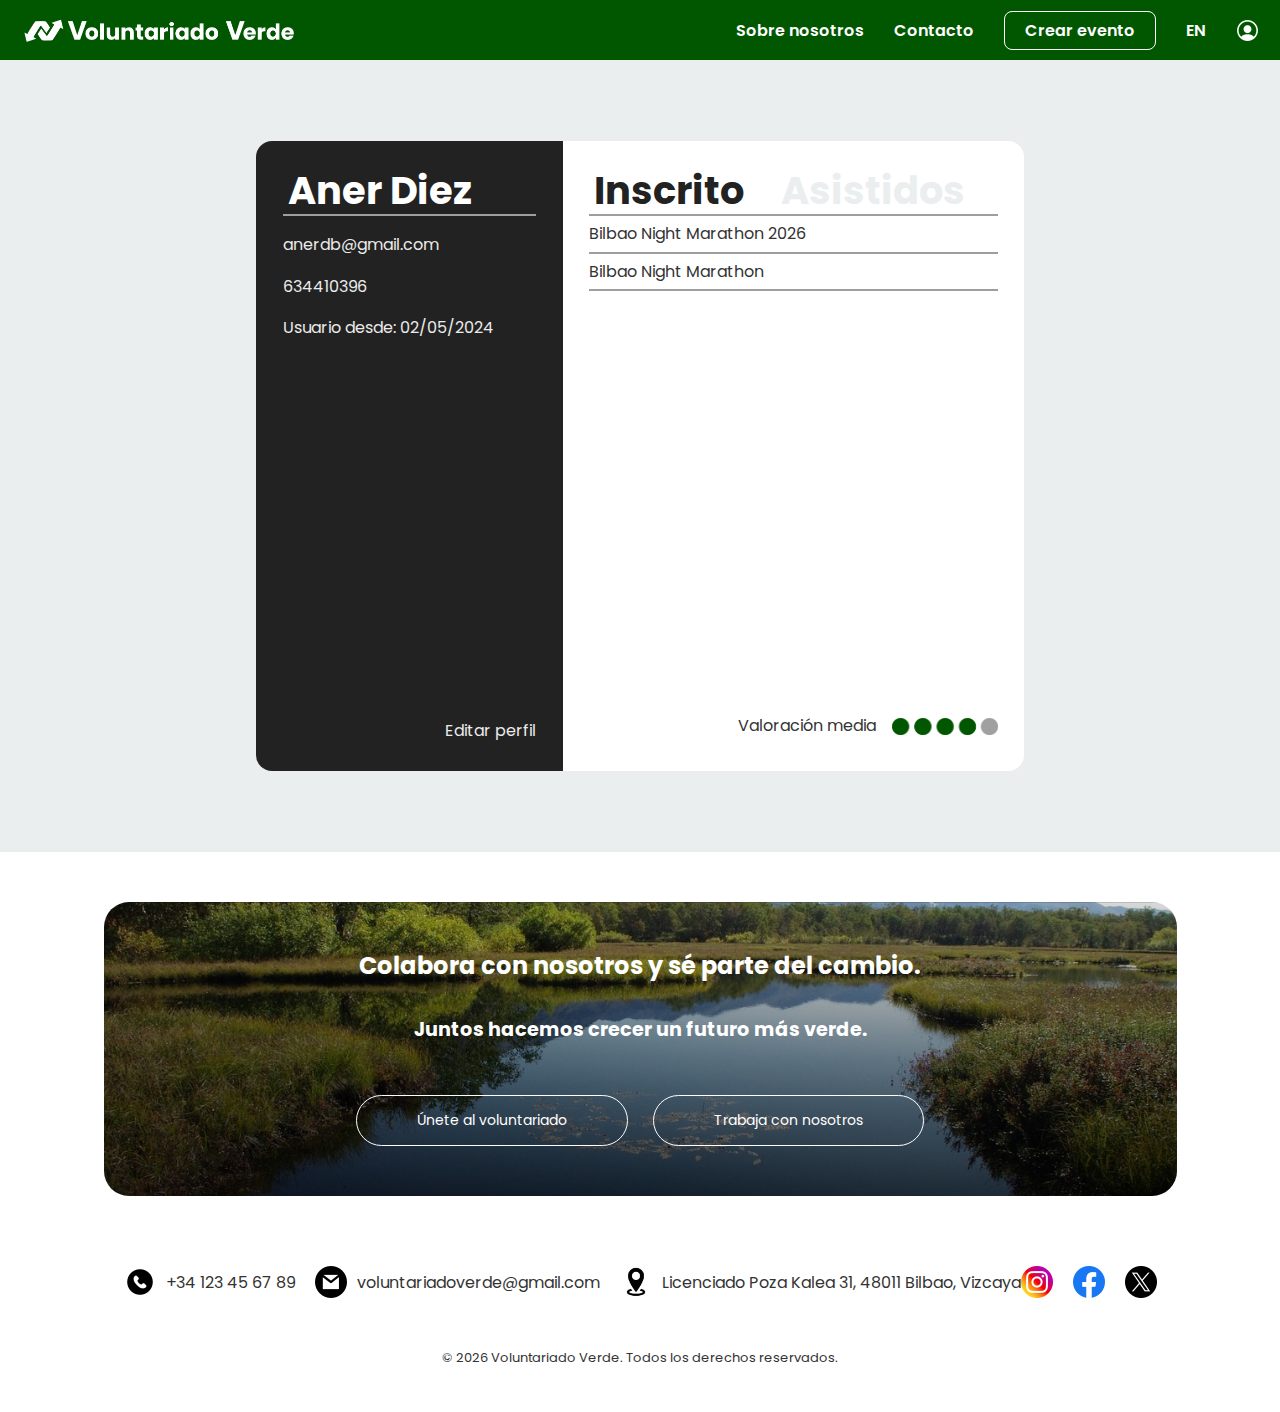
<file: Perfil.html>
<!DOCTYPE html>
<html lang="es">

<head>

    <meta charset="UTF-8">
    <meta name="viewport" content="width=device-width, initial-scale=1.0">

    <link rel="shortcut icon" href="src/favicon.ico" />
    <title>Voluntariado Verde</title>

    <!-- Conexión previa con Google Fonts -->
    <link rel="preconnect" href="https://fonts.googleapis.com">
    <link rel="preconnect" href="https://fonts.gstatic.com" crossorigin>

    <!-- Enlace a la fuente Poppins -->
    <link
        href="https://fonts.googleapis.com/css2?family=Poppins:ital,wght@0,100;0,200;0,300;0,400;0,500;0,600;0,700;0,800;0,900;1,100;1,200;1,300;1,400;1,500;1,600;1,700;1,800;1,900&display=swap"
        rel="stylesheet">

    <!-- Archivo CSS -->
    <link rel="stylesheet" href="estilos/Layout.css">
    <link rel="stylesheet" href="estilos/Index.css">
    <link rel="stylesheet" href="estilos/Perfil.css">
</head>

<body>

    <header>
        <!-- LOGO -->
        <div class="logo">
            <a href="index.html">
                <img src="src/Logo_VV_v1_Blanco.png" alt="Logo">
            </a>
        </div>

        <!-- BOTÓN HAMBURGUESA -->
        <button class="hamburguesa" aria-label="Menú">
            ☰
        </button>

        <!-- MENU -->
        <div class="menu">
            <a href="SobreNosotros.html">Sobre nosotros</a>
            <a href="Contacto.html">Contacto</a>
            <a id="crear" href="CrearEvento.html">Crear evento</a>
            <!-- LOGIN SOLO MÓVIL -->
            <a href="TrabajaNosotros.html" class="login-mobile">Trabaja con nosotros</a>
            <a href="IniciarSesion.html" class="login-mobile">Iniciar sesión</a>


            <a href="EN/index.html">EN</a>
        </div>

        <!-- ICONO LOGIN SOLO DESKTOP -->
        <div class="login-desktop">
            <a href="IniciarSesion.html">
                <img src="src/PerfilInicioSesion.png" alt="Perfil">
            </a>
        </div>
    </header>

    <main>

        <div id="panelperfil">

            <div id="usuario">
                <div id="nombre">
                    <h1>Aner Diez</h1>
                    <hr>
                </div>

                <div id="usuariobottom">
                    <div #datos>

                        <a href="mailto:anerdatabeisss"><p>anerdb@gmail.com</p></a>
                        <a href="tel:+34678567876"><p>634410396</p></a>
                        <p>Usuario desde: 02/05/2024</p>
                    </div>
                    <div id="editar">
                        <a href="">
                            <p>Editar perfil</p>
                        </a>
                    </div>
                </div>
            </div>

            <div id="eventos">
                <div id="top">
                    <div id="pestanas">
                        <h2 id="ins">Inscrito</h2>
                        <h2 id="asis">Asistidos</h2>
                    </div>
                    <hr>
                    <div id="inscritos">

                        <div id="evInscr" class="eventosMostrados">
                            <p>Bilbao Night Marathon 2026</p>
                            <hr>
                            <p>Bilbao Night Marathon</p>
                            <hr>
                        </div>
                    </div>
                    <div id="asistidos">
                        <!--<h2>Asistidos</h2>-->
                        <div id="evAsist" class="eventosMostrados">
                            <div class="evento">
                                <p>Bilbao Night Marathon 2022</p><img src="src/Calificaciones/Nota4.png" alt="4">
                            </div>
                            
                            <hr>
                            <p>Bilbao Night Marathon 2021</p>
                            <hr>
                            <p>Bilbao Night Marathon 2020</p>
                            <hr>
                            <p>Bilbao Night Marathon 2019</p>
                            <hr>
                        </div>
                    </div>
                </div>
                <div id="media">
                    <p>Valoración media</p>
                    <img src="src/Calificaciones/Nota4.png" alt="4">

                </div>
            </div>
        </div>

    </main>

    <footer>

        <div class="colaboracion">
            <h2>Colabora con nosotros y sé parte del cambio.</h2>
            <h3>Juntos hacemos crecer un futuro más verde.</h3>
            <div class="btn-colab">
                <a class="botones" href="RegistroVoluntarios.html">Únete al voluntariado</a>
                <a class="botones" href="TrabajaNosotros.html">Trabaja con nosotros</a>
            </div>
        </div>
        <div class="contacto">
            <div class="iconos">
                <a class="icon"><img src="src/movil.png">
                    <p>+34 123 45 67 89</p>
                </a>
                <a href="mailto:correoelectronico@gmail.com" class="icon"><img src="src/gmail.png">
                    <p>voluntariadoverde@gmail.com</p>
                </a>
                <a href="https://www.google.com/maps/place/cpes+SAN+LUIS+LH+bhip+-+Bachillerato+y+Formaci%C3%B3n+Profesional/@43.2615541,-2.9419887,17z/data=!3m1!4b1!4m6!3m5!1s0xd4e502873b41fd5:0x1ab0ace3022b6ab9!8m2!3d43.2615502!4d-2.9394138!16s%2Fg%2F1wd3xc60?entry=ttu&g_ep=EgoyMDI1MTAyMi4wIKXMDSoASAFQAw%3D%3D"
                    class="icon"><img src="src/mapa.png">
                    <p>Licenciado Poza Kalea 31, 48011 Bilbao, Vizcaya</p>
                </a>
            </div>
            <div class="rrss">
                <a href="https://x.com/?lang=es"><img src="src/insta.png"></a>
                <a href="https://www.facebook.com/?locale=es_ES"><img src="src/facebook.png"></a>
                <a href="https://www.instagram.com/"><img src="src/twitter.png"></a>
            </div>
        </div>
        <div class="copyright">
            <p>© 2026 Voluntariado Verde. Todos los derechos reservados.</p>
        </div>


    </footer>
    <script>
        const hamburguesa = document.querySelector('.hamburguesa');
        const menu = document.querySelector('.menu');

        hamburguesa.addEventListener('click', () => {
            menu.classList.toggle('activo');
        });

        const header = document.querySelector("header");

        function handleScroll() {
            if (window.innerWidth > 860 && window.scrollY > 250) {
                header.classList.add("isla");
            } else {
                header.classList.remove("isla");
            }
        }

        window.addEventListener("scroll", handleScroll);
        window.addEventListener("resize", handleScroll);
    </script>

</body>

</html>

<script>
    const botonInscrito = document.getElementById("ins");
    const botonAsistidos = document.getElementById("asis");
    const divEvInscr = document.getElementById("inscritos");
    const divEvAsis = document.getElementById("asistidos");

    <!--Al inicio-- >
    divEvInscr.style.display = "block";
    divEvAsis.style.display = "none";
    botonInscrito.style.color = "#222222";
    botonAsistidos.style.color = "#EBEEEF"

    botonInscrito.addEventListener("click", () => {
        divEvInscr.style.display = "block";
        divEvAsis.style.display = "none";
        botonInscrito.style.color = "#222222";
        botonAsistidos.style.color = "#EBEEEF";
    });

    botonAsistidos.addEventListener("click", () => {
        divEvAsis.style.display = "block";
        divEvInscr.style.display = "none";
        botonInscrito.style.color = "#EBEEEF";
        botonAsistidos.style.color = "#222222";
    });
</script>
</file>
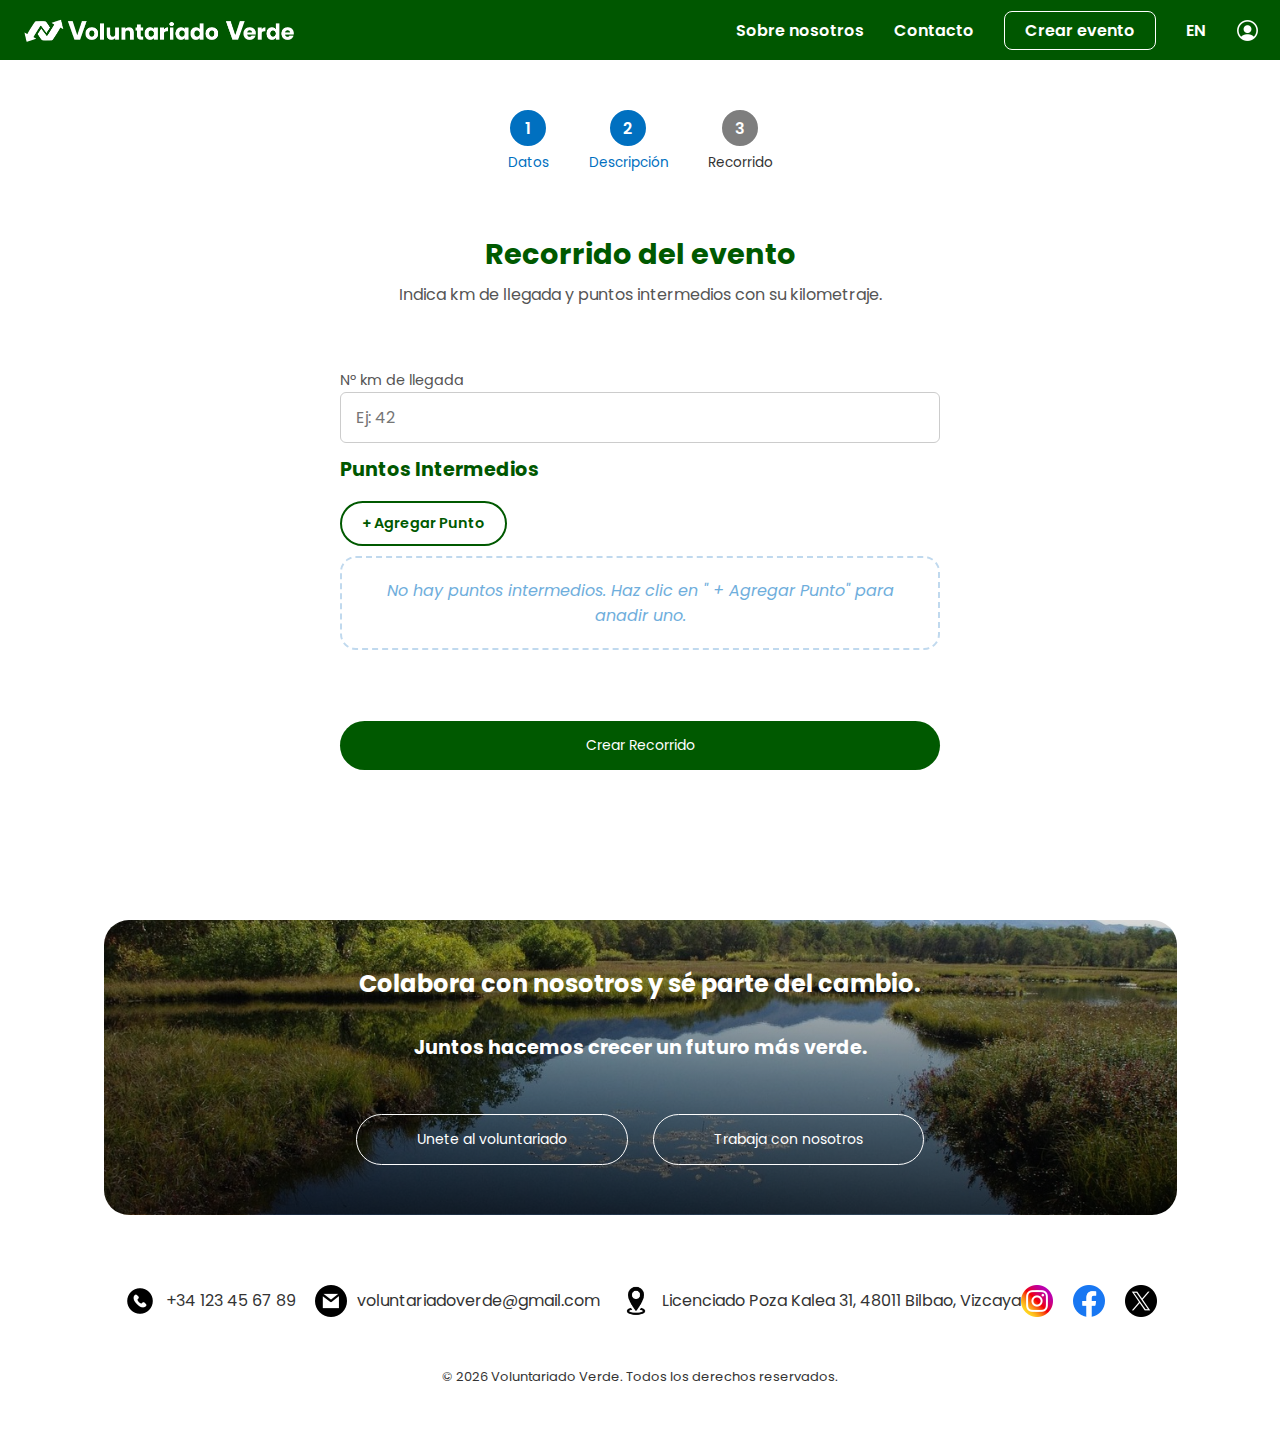
<file: RecorridoEvento.html>
<!DOCTYPE html>
<html lang="es">

<head>

    <meta charset="UTF-8">
    <meta name="viewport" content="width=device-width, initial-scale=1.0">

    <link rel="shortcut icon" href="src/favicon.ico" />
    <title>Voluntariado Verde</title>

    <!-- Conexión previa con Google Fonts -->
    <link rel="preconnect" href="https://fonts.googleapis.com">
    <link rel="preconnect" href="https://fonts.gstatic.com" crossorigin>

    <!-- Enlace a la fuente Poppins -->
    <link
        href="https://fonts.googleapis.com/css2?family=Poppins:ital,wght@0,100;0,200;0,300;0,400;0,500;0,600;0,700;0,800;0,900;1,100;1,200;1,300;1,400;1,500;1,600;1,700;1,800;1,900&display=swap"
        rel="stylesheet">

    <!-- Archivos CSS -->
    <link rel="stylesheet" href="estilos/Layout.css">
    <link rel="stylesheet" href="estilos/CrearEvento.css">

</head>

<body>

    <header>
        <!-- LOGO -->
        <div class="logo">
            <a href="index.html">
                <img id="logoHeader" src="src/Logo_VV_v1_Blanco.png" alt="Logo">
            </a>
        </div>

        <!-- BOTÓN HAMBURGUESA -->
        <button class="hamburguesa" aria-label="Menú">
            ☰
        </button>

        <!-- MENU -->
        <div class="menu">
            <a href="SobreNosotros.html">Sobre nosotros</a>
            <a href="Contacto.html">Contacto</a>
            <a id="crear" href="CrearEvento.html">Crear evento</a>
            <!-- LOGIN SOLO MÓVIL -->
            <a href="TrabajaNosotros.html" class="login-mobile">Trabaja con nosotros</a>
            <a href="IniciarSesion.html" class="login-mobile">Iniciar sesión</a>


            <a href="EN/index.html">EN</a>
        </div>

        <!-- ICONO LOGIN SOLO DESKTOP -->
        <div class="login-desktop">
            <a href="IniciarSesion.html">
                <img src="src/PerfilInicioSesion.png" alt="Perfil">
            </a>
        </div>
    </header>

    <main>

        <div class="indicador-pasos">
            <div class="paso completado">
                <span>1</span>
                <p>Datos</p>
            </div>
            <div class="paso completado">
                <span>2</span>
                <p>Descripción</p>
            </div>
            <div class="paso activo">
                <span>3</span>
                <p>Recorrido</p>
            </div>
        </div>

        <div class="enuncidado">
            <h1>Recorrido del evento</h1>
            <p>Indica km de llegada y puntos intermedios con su kilometraje.</p>
        </div>

        <form id="recorridoForm">
            <div class="form-row">
                <div class="form-group">
                    <label for="kmLlegada">Nº km de llegada</label>
                    <input type="number" id="kmLlegada" name="kmLlegada" placeholder="Ej: 42" min="0" step="0.1">
                </div>
            </div>

            <div class="puntos-container">
                <div class="puntos-header">
                    <h3>Puntos Intermedios</h3>
                    <button type="button" class="btn-agregar" id="btnAgregar">+ Agregar Punto</button>
                </div>
                <div id="puntosLista">
                    <div class="empty-message" id="emptyMessage">
                        No hay puntos intermedios. Haz clic en " + Agregar Punto" para anadir uno.
                    </div>
                </div>
            </div>

            <button type="submit" class="botones">Crear Recorrido</button>
        </form>

    </main>

    <footer>

        <div class="colaboracion">
            <h2>Colabora con nosotros y sé parte del cambio.</h2>
            <h3>Juntos hacemos crecer un futuro más verde.</h3>
            <div class="btn-colab">
                <a class="botones" href="RegistroVoluntarios.html">Unete al voluntariado</a>
                <a class="botones" href="TrabajaNosotros.html">Trabaja con nosotros</a>
            </div>
        </div>
        <div class="contacto">
            <div class="iconos">
                <a class="icon"><img src="src/movil.png">
                    <p>+34 123 45 67 89</p>
                </a>
                <a href="mailto:correoelectronico@gmail.com" class="icon"><img src="src/gmail.png">
                    <p>voluntariadoverde@gmail.com</p>
                </a>
                <a href="https://www.google.com/maps/place/cpes+SAN+LUIS+LH+bhip+-+Bachillerato+y+Formaci%C3%B3n+Profesional/@43.2615541,-2.9419887,17z/data=!3m1!4b1!4m6!3m5!1s0xd4e502873b41fd5:0x1ab0ace3022b6ab9!8m2!3d43.2615502!4d-2.9394138!16s%2Fg%2F1wd3xc60?entry=ttu&g_ep=EgoyMDI1MTAyMi4wIKXMDSoASAFQAw%3D%3D"
                    class="icon"><img src="src/mapa.png">
                    <p>Licenciado Poza Kalea 31, 48011 Bilbao, Vizcaya</p>
                </a>
            </div>
            <div class="rrss">
                <a href="https://x.com/?lang=es"><img src="src/insta.png"></a>
                <a href="https://www.facebook.com/?locale=es_ES"><img src="src/facebook.png"></a>
                <a href="https://www.instagram.com/"><img src="src/twitter.png"></a>
            </div>
        </div>
        <div class="copyright">
            <p>© 2026 Voluntariado Verde. Todos los derechos reservados.</p>
        </div>

    </footer>

    <script>
        // Contador de puntos
        let contadorPuntos = 0;

        // Referencias DOM
        const puntosLista = document.getElementById('puntosLista');
        const emptyMessage = document.getElementById('emptyMessage');
        const btnAgregar = document.getElementById('btnAgregar');

        // Función para agregar un nuevo punto
        function agregarPunto() {
            contadorPuntos++;

            if (emptyMessage) emptyMessage.style.display = 'none';

            const puntoDiv = document.createElement('div');
            puntoDiv.className = 'punto-item';
            puntoDiv.id = 'punto-' + contadorPuntos;

            puntoDiv.innerHTML = `
        <button type="button" class="btn-eliminar">x</button>
        <div class="form-row">
            <div class="form-group tipo">
                <label>Tipo de Punto</label>
                <select name="tipoPunto_${contadorPuntos}">
                    <option value="">Seleccionar tipo...</option>
                    <option value="avituallamiento">Avituallamiento</option>
                    <option value="punto_control">Punto de Control</option>
                </select>
            </div>
            <div class="form-group km">
                <label>Kilometro</label>
                <input type="number" name="kmPunto_${contadorPuntos}" placeholder="Km" min="0" step="0.1">
            </div>
        </div>
        <div class="form-group">
            <label>Nombre del Punto (opcional)</label>
            <input type="text" name="nombrePunto_${contadorPuntos}" placeholder="Ej: Plaza central">
        </div>
    `;

            puntosLista.appendChild(puntoDiv);

            // Añadir evento al botón eliminar
            puntoDiv.querySelector('.btn-eliminar').addEventListener('click', () => {
                eliminarPunto(puntoDiv.id);
            });
        }

        // Función para eliminar un punto
        function eliminarPunto(id) {
            const punto = document.getElementById(id);
            if (punto) punto.remove();

            if (puntosLista.querySelectorAll('.punto-item').length === 0 && emptyMessage) {
                emptyMessage.style.display = 'block';
            }
        }

        // Evento del botón agregar
        btnAgregar.addEventListener('click', agregarPunto);
    </script>
</body>

</html>
</file>
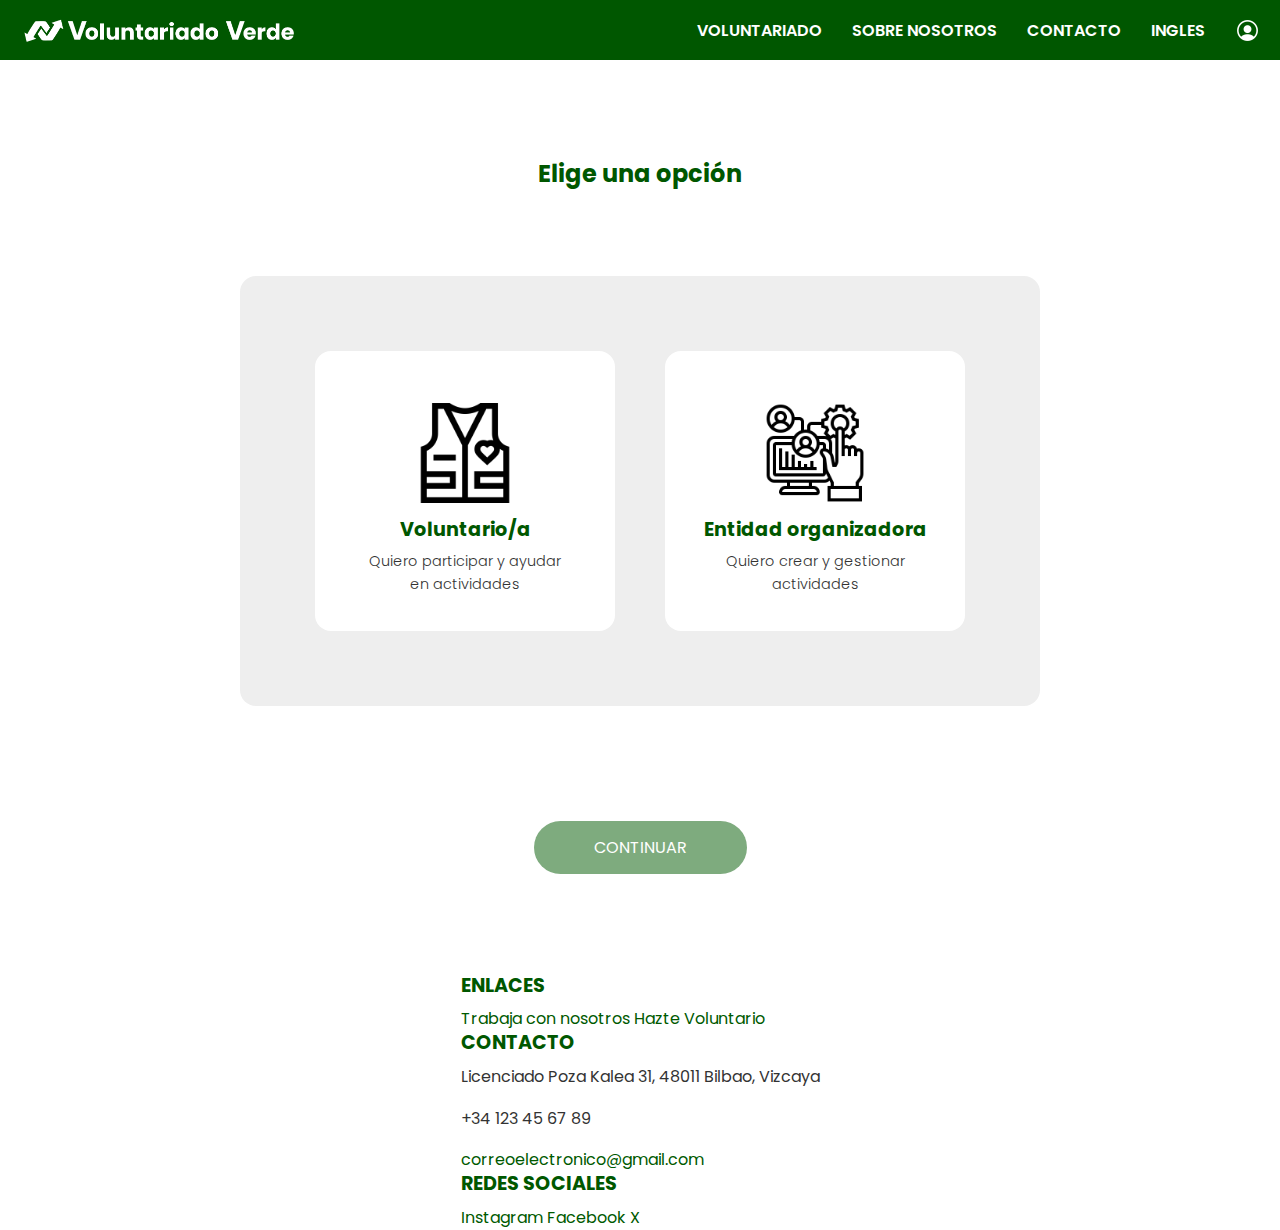
<file: Registro.html>
<!DOCTYPE html>
<html lang="es">

<head>

  <meta charset="UTF-8">
  <meta name="viewport" content="width=device-width, initial-scale=1.0">

  <link rel="shortcut icon" href="src/favicon.ico" />
  <title>Voluntariado Verde</title>

  <!-- Conexión previa con Google Fonts -->
  <link rel="preconnect" href="https://fonts.googleapis.com">
  <link rel="preconnect" href="https://fonts.gstatic.com" crossorigin>

  <!-- Enlace a la fuente Poppins -->
  <link
    href="https://fonts.googleapis.com/css2?family=Poppins:ital,wght@0,100;0,200;0,300;0,400;0,500;0,600;0,700;0,800;0,900;1,100;1,200;1,300;1,400;1,500;1,600;1,700;1,800;1,900&display=swap"
    rel="stylesheet">

  <!-- Archivo CSS -->
  <link rel="stylesheet" href="estilos/Layout.css">
  <link rel="stylesheet" href="estilos/Registro.css">

</head>

<body>

  <header>
    <!-- LOGO -->
    <div class="logo">
      <a href="index.html">
        <img src="src/Logo_VV_v1_Blanco.png" alt="Logo">
      </a>
    </div>

    <!-- BOTÓN HAMBURGUESA -->
    <button class="hamburguesa" aria-label="Menú">
      ☰
    </button>

    <!-- MENU -->
    <div class="menu">
      <a href="Mantenimiento.html">VOLUNTARIADO</a>
      <a href="SobreNosotros.html">SOBRE NOSOTROS</a>
      <a href="Contacto.html">CONTACTO</a>
      <a href="EN/index.html">INGLES</a>
      <!-- LOGIN SOLO MÓVIL -->
      <a href="TrabajaNosotros.html" class="login-mobile">TRABAJA CON NOSOTROS</a>
      <a href="IniciarSesion.html" class="login-mobile">INICIAR SESIÓN</a>
    </div>

    <!-- ICONO LOGIN SOLO DESKTOP -->
    <div class="login-desktop">
      <a href="IniciarSesion.html">
        <img src="src/PerfilInicioSesion.png" alt="Perfil">
      </a>
    </div>
  </header>

  <main>
    <div class="selector">

      <div class="titulo">
        <h2>Elige una opción</h2>
      </div>

      <div class="cajas">

        <div class="btn-rol" data-rol="voluntario">
          <img class="icono" src="src/trabajo-voluntario.png" alt="Voluntario/a">
          <h3>Voluntario/a</h3>
          <p>Quiero participar y ayudar en actividades</p>
        </div>

        <div class="btn-rol" data-rol="entidad">
          <img class="icono" src="src/administracion.png" alt="Entidad organizadora">
          <h3>Entidad organizadora</h3>
          <p>Quiero crear y gestionar actividades</p>
        </div>

      </div>

      <button id="btnContinuar" disabled>CONTINUAR</button>


    </div>
  </main>


  <footer>

    <div id="div_footer" class="enlaces">
      <h3>ENLACES</h3>
      <a href="TrabajaNosotros.html">Trabaja con nosotros</a>
      <a href="RegistroVoluntarios.html">Hazte Voluntario</a>
    </div>

    <div id="div_footer">
      <h3>CONTACTO</h3>
      <a href="https://www.google.com/maps/place/cpes+SAN+LUIS+LH+bhip+-+Bachillerato+y+Formaci%C3%B3n+Profesional/@43.2615541,-2.9419887,17z/data=!3m1!4b1!4m6!3m5!1s0xd4e502873b41fd5:0x1ab0ace3022b6ab9!8m2!3d43.2615502!4d-2.9394138!16s%2Fg%2F1wd3xc60?entry=ttu&g_ep=EgoyMDI1MTAyMi4wIKXMDSoASAFQAw%3D%3D"
        target="_blank">
        <p>Licenciado Poza Kalea 31, 48011 Bilbao, Vizcaya</p>
      </a>
      <p>+34 123 45 67 89</p>
      <a href="mailto:correoelectronico@gmail.com">correoelectronico@gmail.com</a>
    </div>

    <div id="div_footer">
      <h3>REDES SOCIALES</h3>
      <a href="https://www.instagram.com/" target="_blank">Instagram</a>
      <a href="https://www.facebook.com/" target="_blank">Facebook</a>
      <a href="https://x.com/" target="_blank">X</a>
    </div>

  </footer>

  <script>
    const roles = document.querySelectorAll('.btn-rol');
    const btnContinuar = document.getElementById('btnContinuar');

    let rolSeleccionado = null;

    roles.forEach(rol => {
      rol.addEventListener('click', () => {
        roles.forEach(r => r.classList.remove('activo'));
        rol.classList.add('activo');

        rolSeleccionado = rol.dataset.rol;
        btnContinuar.disabled = false;
      });
    });

    btnContinuar.addEventListener('click', () => {
      if (rolSeleccionado === 'voluntario') {
        window.location.href = 'RegistroVoluntarios.html';
      }

      if (rolSeleccionado === 'entidad') {
        window.location.href = 'RegistroAdmin.html';
      }
    });
  </script>


</body>

</html>
</file>
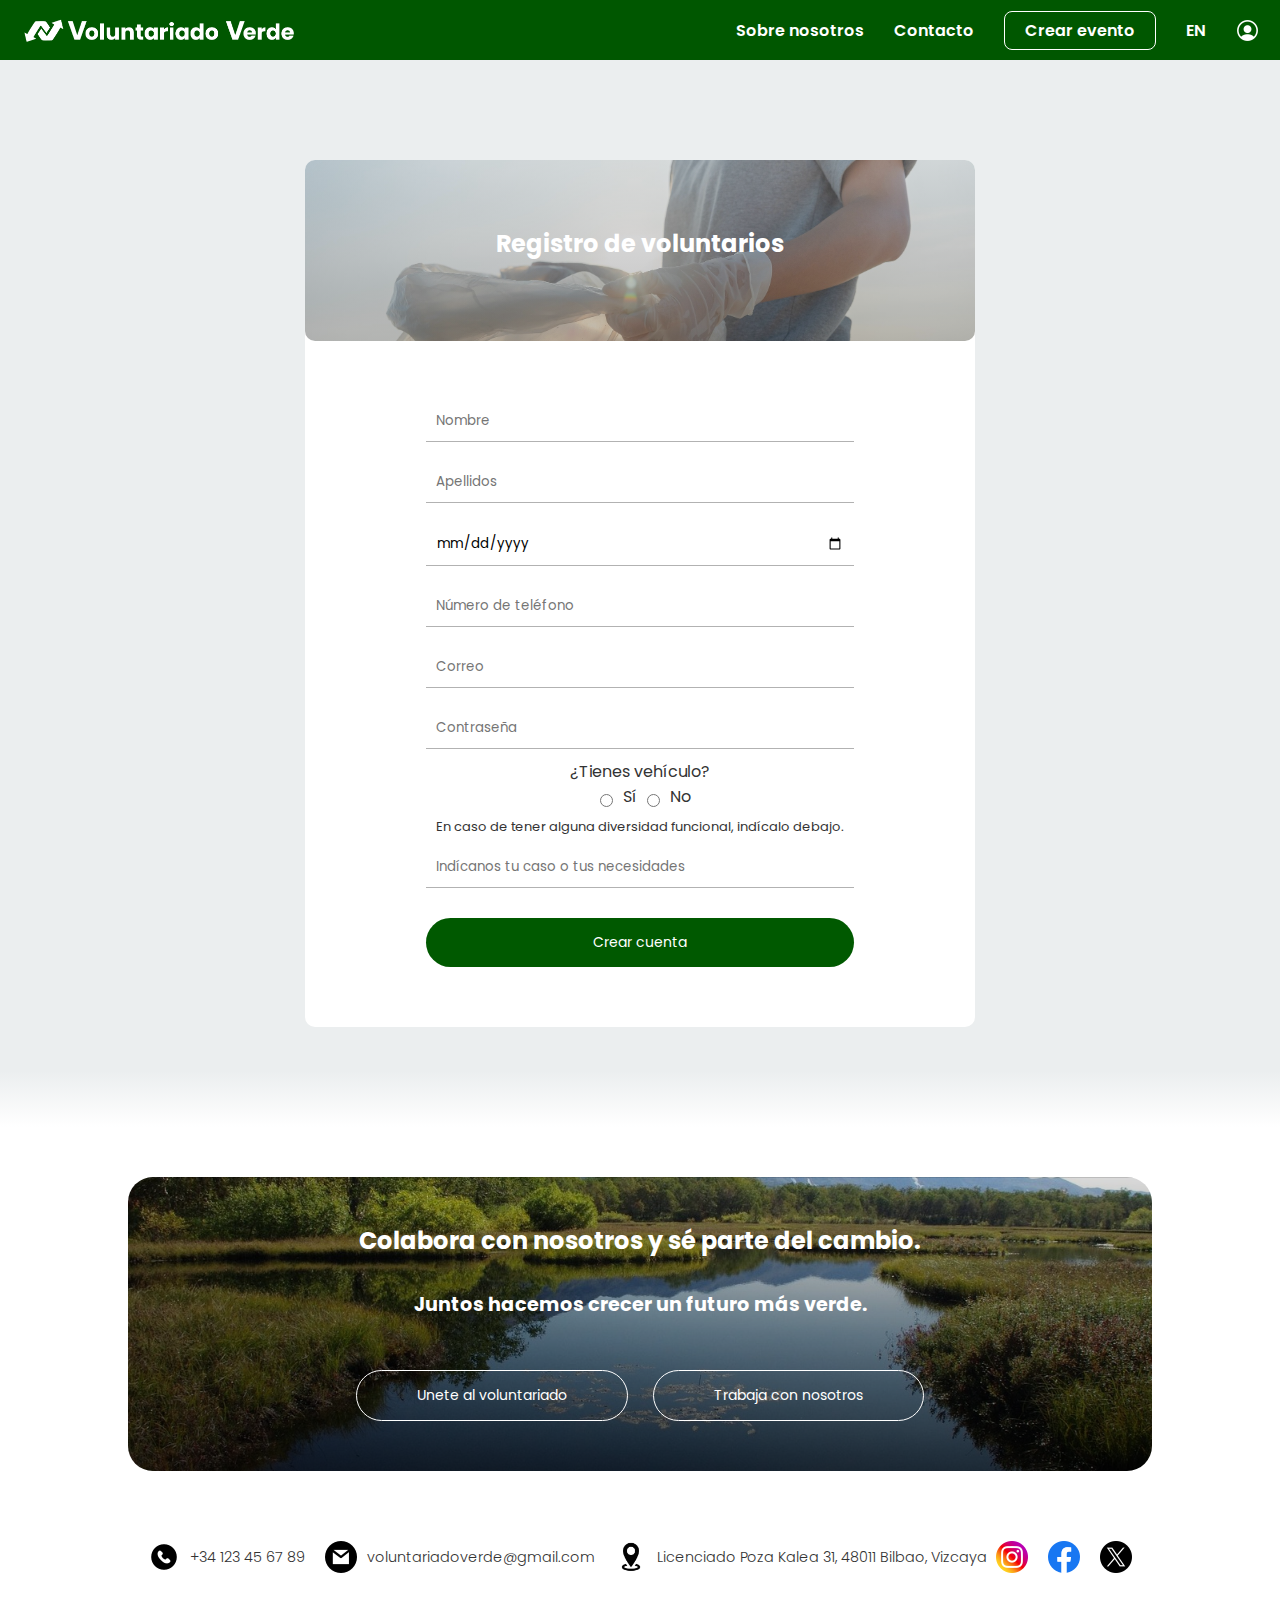
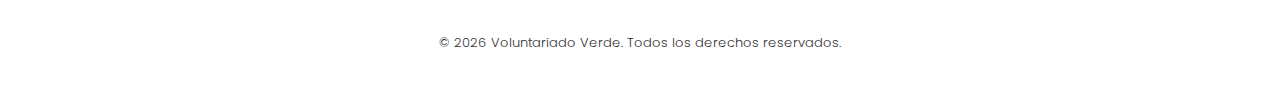
<file: RegistroVoluntarios.html>
<!DOCTYPE html>
<html lang="es">

<head>

  <meta charset="UTF-8">
  <meta name="viewport" content="width=device-width, initial-scale=1.0">

  <link rel="shortcut icon" href="src/favicon.ico" />
  <title>Voluntariado Verde</title>

  <!-- Conexión previa con Google Fonts -->
  <link rel="preconnect" href="https://fonts.googleapis.com">
  <link rel="preconnect" href="https://fonts.gstatic.com" crossorigin>

  <!-- Enlace a la fuente Poppins -->
  <link
    href="https://fonts.googleapis.com/css2?family=Poppins:ital,wght@0,100;0,200;0,300;0,400;0,500;0,600;0,700;0,800;0,900;1,100;1,200;1,300;1,400;1,500;1,600;1,700;1,800;1,900&display=swap"
    rel="stylesheet">

  <!-- Archivo CSS -->
  <link rel="stylesheet" href="estilos/Layout.css">
  <link rel="stylesheet" href="estilos/Formularios.css">

</head>

<body>

    <header>
        <!-- LOGO -->
        <div class="logo">
            <a href="index.html">
                <img src="src/Logo_VV_v1_Blanco.png" alt="Logo">
            </a>
        </div>

        <!-- BOTÓN HAMBURGUESA -->
        <button class="hamburguesa" aria-label="Menú">
            ☰
        </button>

        <!-- MENU -->
        <div class="menu">
            <a href="SobreNosotros.html">Sobre nosotros</a>
            <a href="Contacto.html">Contacto</a>
            <a id="crear" href="CrearEvento.html">Crear evento</a>
            <!-- LOGIN SOLO MÓVIL -->
            <a href="TrabajaNosotros.html" class="login-mobile">Trabaja con nosotros</a>
            <a href="IniciarSesion.html" class="login-mobile">Iniciar sesión</a>


            <a href="EN/index.html">EN</a>
        </div>

        <!-- ICONO LOGIN SOLO DESKTOP -->
        <div class="login-desktop">
            <a href="IniciarSesion.html">
                <img src="src/PerfilInicioSesion.png" alt="Perfil">
            </a>
        </div>
    </header>

  <main>
    <div class="form-wrap">
      <div class="titulo">
        <h2>Registro de voluntarios</h2>
      </div>

      <form class="form">

        <!-- DATOS PERSONALES -->
        <input type="text" id="fname" name="fname" placeholder="Nombre" required>
        <input type="text" id="fsurname" name="fsurname" placeholder="Apellidos">
        <input type="date" id="edad" name="edad" placeholder="Edad" required>

        <!-- DATOS DE CONTACTO -->
        <input type="tel" id="fphone" name="fphone" placeholder="Número de teléfono" pattern="[0-9]{9}" required>
        <input type="email" id="femail" name="femail" placeholder="Correo" required>

        <!-- ACCESO -->
        <input type="password" id="fpwd" name="fpwd" placeholder="Contraseña" required>

        <!-- INFORMACIÓN ADICIONAL -->
        <label id="vehitxt">¿Tienes vehículo?</label>
        <div id="vehiculo">

          <input type="radio" id="vehiculo-si" name="vehiculo" value="si" required>
          <label for="vehiculo-si">Sí</label>
          <input type="radio" id="vehiculo-no" name="vehiculo" value="no">
          <label for="vehiculo-no">No</label>

        </div>

        <label id="diversidad">En caso de tener alguna diversidad funcional, indícalo debajo.</label>
        <input type="textarea" id="fdisc" name="fdisc" placeholder="Indícanos tu caso o tus necesidades">

        <input class="botones" type="submit" value="Crear cuenta"></input>

      </form>

    </div>
  </main>

  <footer>

    <div class="colaboracion">
      <h2>Colabora con nosotros y sé parte del cambio.</h3>
        <h3>Juntos hacemos crecer un futuro más verde.</h4>
          <div class="btn-colab">
            <a class="botones" href="RegistroVoluntarios.html">Unete al voluntariado</a>
            <a class="botones" href="TrabajaNosotros.html">Trabaja con nosotros</a>
          </div>
    </div>
    <div class="contacto">
      <div class="iconos">
        <a class="icon"><img src="src/movil.png">
          <p>+34 123 45 67 89</p>
        </a>
        <a href="mailto:correoelectronico@gmail.com" class="icon"><img src="src/gmail.png">
          <p>voluntariadoverde@gmail.com</p>
        </a>
        <a href="https://www.google.com/maps/place/cpes+SAN+LUIS+LH+bhip+-+Bachillerato+y+Formaci%C3%B3n+Profesional/@43.2615541,-2.9419887,17z/data=!3m1!4b1!4m6!3m5!1s0xd4e502873b41fd5:0x1ab0ace3022b6ab9!8m2!3d43.2615502!4d-2.9394138!16s%2Fg%2F1wd3xc60?entry=ttu&g_ep=EgoyMDI1MTAyMi4wIKXMDSoASAFQAw%3D%3D"
          class="icon"><img src="src/mapa.png">
          <p>Licenciado Poza Kalea 31, 48011 Bilbao, Vizcaya</p>
        </a>
      </div>
      <div class="rrss">
        <a href="https://x.com/?lang=es"><img src="src/insta.png"></a>
        <a href="https://www.facebook.com/?locale=es_ES"><img src="src/facebook.png"></a>
        <a href="https://www.instagram.com/"><img src="src/twitter.png"></a>
      </div>
    </div>
    <div class="copyright">
      <p>© 2026 Voluntariado Verde. Todos los derechos reservados.</p>
    </div>


  </footer>
  <script>
    const hamburguesa = document.querySelector('.hamburguesa');
    const menu = document.querySelector('.menu');

    hamburguesa.addEventListener('click', () => {
      menu.classList.toggle('activo');
    });

    const header = document.querySelector("header");

    function handleScroll() {
      if (window.innerWidth > 860 && window.scrollY > 250) {
        header.classList.add("isla");
      } else {
        header.classList.remove("isla");
      }
    }

    window.addEventListener("scroll", handleScroll);
    window.addEventListener("resize", handleScroll);
  </script>

</body>

</html>
</file>
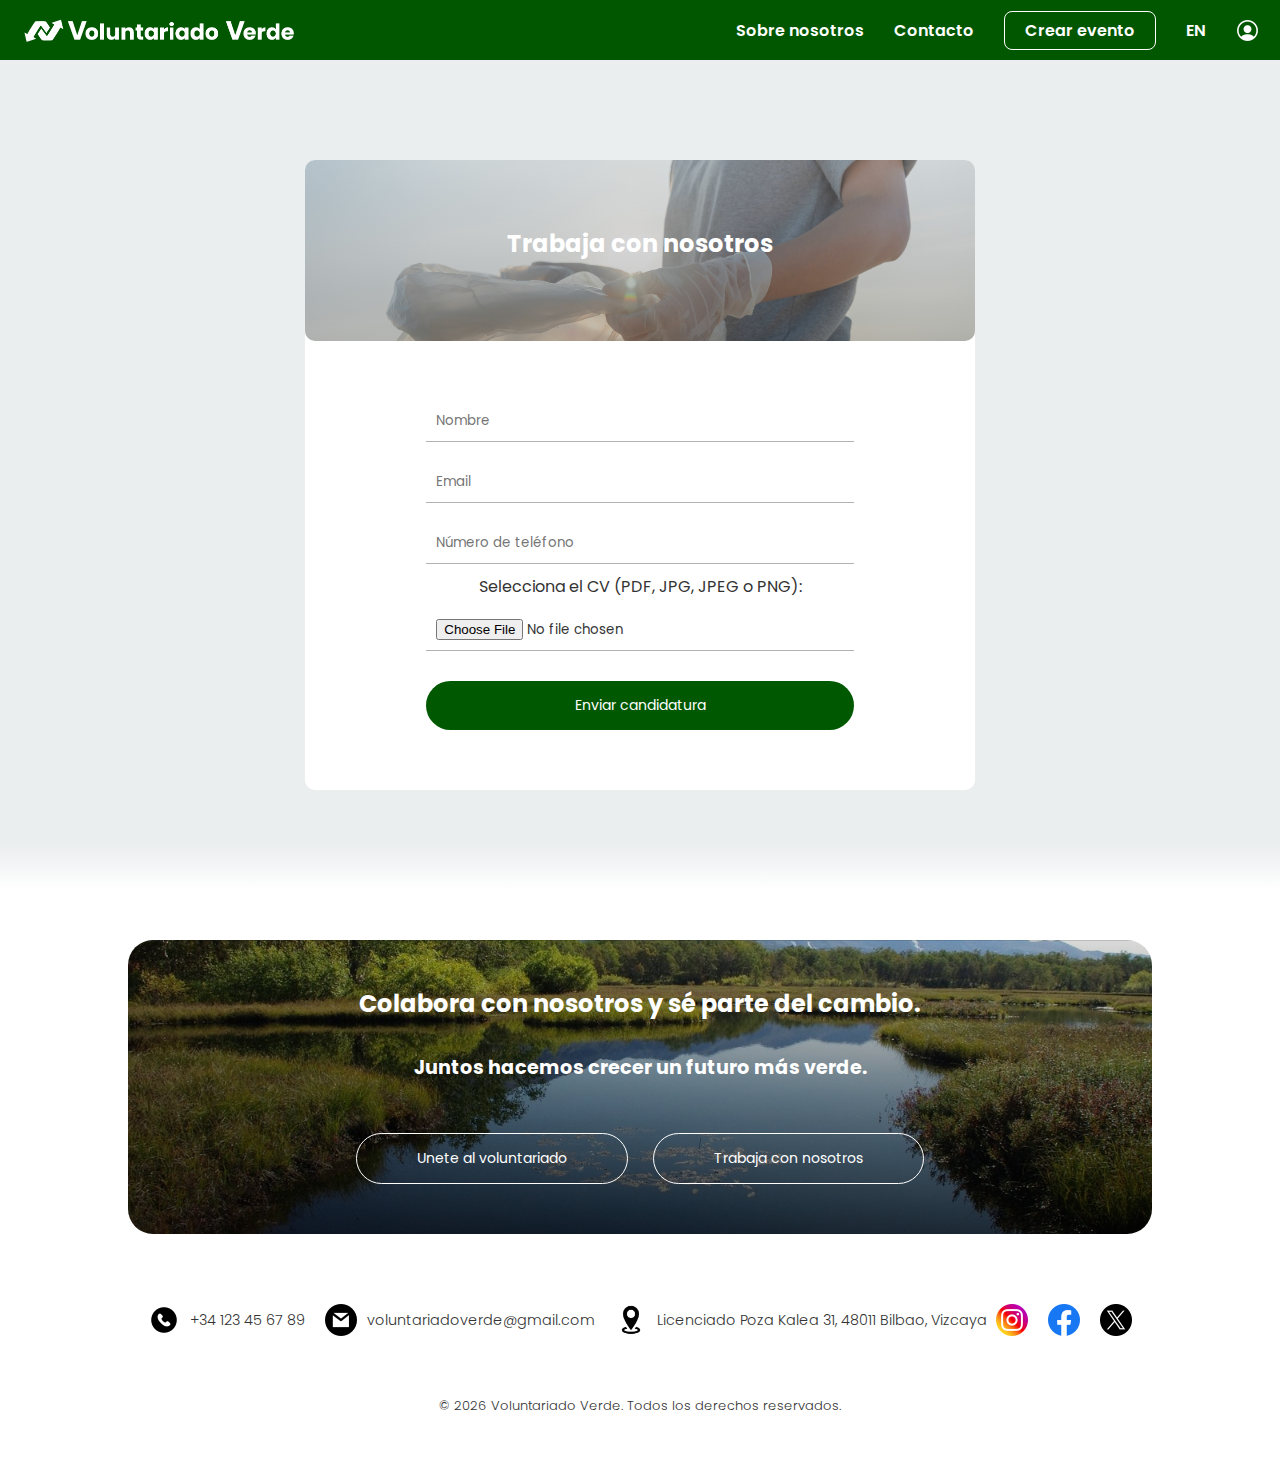
<file: TrabajaNosotros.html>
<!DOCTYPE html>
<html lang="es">

<head>

    <meta charset="UTF-8">
    <meta name="viewport" content="width=device-width, initial-scale=1.0">

    <link rel="shortcut icon" href="src/favicon.ico" />
    <title>Voluntariado Verde</title>

    <!-- Conexión previa con Google Fonts -->
    <link rel="preconnect" href="https://fonts.googleapis.com">
    <link rel="preconnect" href="https://fonts.gstatic.com" crossorigin>

    <!-- Enlace a la fuente Poppins -->
    <link
        href="https://fonts.googleapis.com/css2?family=Poppins:ital,wght@0,100;0,200;0,300;0,400;0,500;0,600;0,700;0,800;0,900;1,100;1,200;1,300;1,400;1,500;1,600;1,700;1,800;1,900&display=swap"
        rel="stylesheet">

    <!-- Archivo CSS -->
    <link rel="stylesheet" href="estilos/Layout.css">
    <link rel="stylesheet" href="estilos/Formularios.css">

</head>

<body>

    <header>
        <!-- LOGO -->
        <div class="logo">
            <a href="index.html">
                <img src="src/Logo_VV_v1_Blanco.png" alt="Logo">
            </a>
        </div>

        <!-- BOTÓN HAMBURGUESA -->
        <button class="hamburguesa" aria-label="Menú">
            ☰
        </button>

        <!-- MENU -->
        <div class="menu">
            <a href="SobreNosotros.html">Sobre nosotros</a>
            <a href="Contacto.html">Contacto</a>
            <a id="crear" href="CrearEvento.html">Crear evento</a>
            <!-- LOGIN SOLO MÓVIL -->
            <a href="TrabajaNosotros.html" class="login-mobile">Trabaja con nosotros</a>
            <a href="IniciarSesion.html" class="login-mobile">Iniciar sesión</a>


            <a href="EN/index.html">EN</a>
        </div>

        <!-- ICONO LOGIN SOLO DESKTOP -->
        <div class="login-desktop">
            <a href="IniciarSesion.html">
                <img src="src/PerfilInicioSesion.png" alt="Perfil">
            </a>
        </div>
    </header>

    <main>
        <div class="form-wrap">
            <div class="titulo">
                <h2>Trabaja con nosotros</h2>
            </div>

            <form enctype="multipart/form-data">

                <input type="text" id="nombre" name="nombre" placeholder="Nombre" required>
                <input type="email" id="email" name="email" placeholder="Email" required>
                <input type="tel" id="fphone" name="fphone" placeholder="Número de teléfono"
                    pattern="^(\+?\s?34\s?)?(\s*\d\s*){9}$" required>

                <label for="mensaje">Selecciona el CV (PDF, JPG, JPEG o PNG):</label>
                <input type="file" id="archivo" accept=".pdf, .jpg, .jpeg, .png" name="archivo" required>

                <input type="submit" class="botones" value="Enviar candidatura">

            </form>
        </div>
    </main>

    <footer>

        <div class="colaboracion">
            <h2>Colabora con nosotros y sé parte del cambio.</h3>
                <h3>Juntos hacemos crecer un futuro más verde.</h4>
                    <div class="btn-colab">
                        <a class="botones" href="RegistroVoluntarios.html">Unete al voluntariado</a>
                        <a class="botones" href="TrabajaNosotros.html">Trabaja con nosotros</a>
                    </div>
        </div>
        <div class="contacto">
            <div class="iconos">
                <a class="icon"><img src="src/movil.png">
                    <p>+34 123 45 67 89</p>
                </a>
                <a href="mailto:correoelectronico@gmail.com" class="icon"><img src="src/gmail.png">
                    <p>voluntariadoverde@gmail.com</p>
                </a>
                <a href="https://www.google.com/maps/place/cpes+SAN+LUIS+LH+bhip+-+Bachillerato+y+Formaci%C3%B3n+Profesional/@43.2615541,-2.9419887,17z/data=!3m1!4b1!4m6!3m5!1s0xd4e502873b41fd5:0x1ab0ace3022b6ab9!8m2!3d43.2615502!4d-2.9394138!16s%2Fg%2F1wd3xc60?entry=ttu&g_ep=EgoyMDI1MTAyMi4wIKXMDSoASAFQAw%3D%3D"
                    class="icon"><img src="src/mapa.png">
                    <p>Licenciado Poza Kalea 31, 48011 Bilbao, Vizcaya</p>
                </a>
            </div>
            <div class="rrss">
                <a href="https://x.com/?lang=es"><img src="src/insta.png"></a>
                <a href="https://www.facebook.com/?locale=es_ES"><img src="src/facebook.png"></a>
                <a href="https://www.instagram.com/"><img src="src/twitter.png"></a>
            </div>
        </div>
        <div class="copyright">
            <p>© 2026 Voluntariado Verde. Todos los derechos reservados.</p>
        </div>


    </footer>
    <script>
        const hamburguesa = document.querySelector('.hamburguesa');
        const menu = document.querySelector('.menu');

        hamburguesa.addEventListener('click', () => {
            menu.classList.toggle('activo');
        });

        const header = document.querySelector("header");

        function handleScroll() {
            if (window.innerWidth > 860 && window.scrollY > 250) {
                header.classList.add("isla");
            } else {
                header.classList.remove("isla");
            }
        }

        window.addEventListener("scroll", handleScroll);
        window.addEventListener("resize", handleScroll);
    </script>

</body>

</html>
</file>
<file: estilos/Index.css>
/* INDEX.HTML */

#imagen_index {
    background-image: url('../src/index_running.jpg');
    background-size: cover;
    background-position: center;
    background-color: rgba(0, 0, 0, 0.5);
    background-blend-mode: darken;
    height: 300px;
    display: flex;
    justify-content: center;
    align-items: center;
}

#imagen_index h1 {
    color: white;
}

#container_eventos {
    display: flex;
    flex-direction: column;
    flex-wrap: wrap;
    justify-content: center;
    align-items: center;
    align-content: center;
    padding: 10px;
    margin-bottom: 50px;
}

.evento_index1 {
    display: flex;
    flex-direction: row;
    justify-content: space-between;
    width: 60%;
    border: none;
    margin-block: 10px;
    min-width: 660px;

}

.evento_index {
    display: flex;
    flex-direction: row;
    justify-content: space-between;
    width: 100%;
    padding-block: 50px;
    border: none;
    min-width: 660px;
    background-color: white;
    padding-inline: 2em;
    border-radius: 1em;
    transition: 0.3s ease-in-out;
}

.evento_index img {
    width: 200px;
    height: 200px;
    object-fit: cover;
    border-radius: 8px;
    margin-right: 50px;
}

.informacion-evento h2 {
    color: black;
}

.descripcion_evento {
    height: 100px;
    overflow: hidden;
    position: relative;
    text-align: justify;
}

.extra_info {
    display: flex;
    flex-direction: row;
    justify-content: space-between;
    width: 400px;
    margin-top: 5px;
    margin-bottom: 15px;
}

.extra_info p {
    color: var(--verde-principal);
}

.evento_index:hover {
    transition: 0.3s ease-in-out;
    cursor: pointer;
    transform: scale(1.002);
    box-shadow: 0 5px 12px rgba(0, 0, 0, 0.5);
    padding-inline: 2em;
    border-radius: 1em;
}

@media(max-width: 860px) {
    #imagen_index h1 {
        font-size: 1.5rem;
        padding-inline: 50px;
    }

    #imagen_index {
        height: 230px;
    }

    .evento_index:hover {
        transition: 0.0s ease-in-out;
        cursor: pointer;
        transform: scale(1.000);
        filter: drop-shadow(0px 0px 0px);


    }

    #container_eventos {
        display: flex;
        flex-direction: column;
        flex-wrap: wrap;
        justify-content: center;
        align-content: flex-start;
        padding: 10px;
        margin-bottom: 20px;
    }

    .evento_index1 {
        width: 100%;
        min-width: 0;
        margin-block: 25px;
    }

    .evento_index {
        display: flex;
        flex-direction: column;
        justify-content: flex-start;
        align-items: center;
        padding-block: 1px;
        min-width: min-content;
        width: 100%;
    }

    .evento_index img {
        width: 250px;
        aspect-ratio: 3 / 2;
        object-fit: cover;
        border-radius: 4px;
        margin-right: 0px;
        margin-bottom: 20px;
    }

    .extra_info {
        display: flex;
        flex-direction: row;
        flex-wrap: wrap;
        justify-content: space-around;
        width: auto;
        gap: 10px;
    }

    .extra_info p {
        font-size: 0.8rem;
    }

    .informacion-evento {
        width: fit-content;
        height: 50px;
    }

    .informacion-evento h2 {
        font-size: 1.2rem;

    }

    .descripcion_evento {
        display: none;
    }

    .evento_index:hover {
        border: none;
    }

}
</file>
<file: estilos/CrearEvento.css>
main {
    padding-bottom: 100px;
    margin-inline: 10px;
}

/* ===========================
   INDICADOR DE PASOS
   =========================== */
.indicador-pasos {
    display: flex;
    justify-content: center;
    gap: 40px;
    margin: 50px 0;
}

.paso {
    display: flex;
    flex-direction: column;
    align-items: center;
    color: #aaaaaa;
}

.paso span {
    width: 36px;
    height: 36px;
    border-radius: 50%;
    border: 2px solid #ccc;
    display: flex;
    align-items: center;
    justify-content: center;
    font-weight: 600;
    background: #fff;
}

.paso p {
    margin-top: 6px;
    font-size: 0.85rem;
    text-align: center;
    max-width: 80px;
}

/* ===========================
   ESTADOS DE LOS PASOS
   =========================== */

/* color del paso actual */
.paso.activo span {
    background: #7e7e7e;
    border-color: #7e7e7e;
    color: #fff;
}

/* color del paso completado */
.paso.completado span {
    background: #0070c0;
    border-color: #0070c0;
    color: #fff;
}

/* texto del paso completado */
.paso.completado p {
    color: #0070c0;
}

/* ===========================
   ENCABEZADO DEL FORMULARIO
   =========================== */

.enuncidado {
    text-align: center;
    margin-bottom: 60px;
}

.enuncidado h1 {
    font-size: 1.8rem;
    margin-bottom: 10px;
    color: var(--verde-principal);
}

.enuncidado p {
    font-size: 1rem;
    color: #555;
    text-align: center;
}

/* ===========================
   FORMULARIO
   =========================== */

form {
    max-width: 600px;
    width: 90%;
    display: flex;
    flex-direction: column;
    gap: 15px;
    margin: 0 auto;
}

form input[type="text"],
form input[type="date"],
form input[type="number"],
form select,
form textarea {
    width: 100%;
    padding: 12px 15px;
    border: 1px solid #ccc;
    border-radius: 6px;
    font-size: 1rem;
    transition: border 0.3s;
}

form input:focus,
form select:focus,
form textarea:focus {
    border-color: #2e8b57;
    outline: none;
}

form label {
    font-size: 0.9rem;
    color: #555;
}

form textarea {
    resize: vertical;
    height: 300px;
}

/* ===========================
   PUNTOS INTERMEDIOS
   =========================== */
.puntos-container {
    margin-bottom: 20px;
}

.punto-item {
    background-color: #f4f8fc;
    border: 1px solid #c0d9ee;
    border-radius: 16px;
    padding: 20px;
    margin-top: 16px;
    position: relative;
}

/* Para el select y km en la misma fila */
.punto-item .form-row {
    display: flex;
    gap: 16px;
    margin-bottom: 12px;
}

.punto-item .form-row .form-group.tipo {
    flex: 7; /* 70% */
}

.punto-item .form-row .form-group.km {
    flex: 3; /* 30% */
}

/* Nombre debajo */
.punto-item .form-group.nombre {
    margin-top: 12px;
}

/* Botón eliminar */
.btn-eliminar {
    position: absolute;
    top: 12px;
    right: 12px;
    background-color: #dc3545;
    color: #fff;
    border: none;
    width: 20px;
    height: 20px;
    border-radius: 50%;
    font-size: 1.2rem;
    cursor: pointer;
    display: flex;
    align-items: center;
    justify-content: center;
    transition: background-color 0.3s;
}

.btn-eliminar:hover {
    background-color: #c82333;
}

/* Mensaje vacío */
.empty-message {
    text-align: center;
    color: #6faedc;
    font-style: italic;
    padding: 20px;
    border: 2px dashed #c0d9ee;
    border-radius: 16px;
    margin-bottom: 16px;
}

.btn-agregar {
    background-color: rgb(255, 255, 255);
    color: var(--verde-principal);
    border: 2px solid var(--verde-principal);
    padding: 10px 20px;
    margin-block: 10px;
    border-radius: 50px;
    font-size: 0.9rem;
    font-weight: 600;
    cursor: pointer;
    transition: background-color 0.3s;
}
</file>
<file: estilos/Formularios.css>
form {
    width: 100%;
    display: flex;
    flex-direction: column;
    flex-wrap: wrap;
    align-content: center;
    align-items: center;
    padding: 50px;
}

.titulo {
    background: linear-gradient(rgba(180, 180, 180, 0.3), rgba(43, 43, 43, 0.3)),
        url(../src/voluntarios_inicio_sesion.jpg) center center / cover no-repeat;
    display: flex;
    flex-wrap: wrap;
    flex-direction: column;
    align-items: center;
    background-repeat: no-repeat;
    background-size: cover;
    background-position: top;
    padding: 70px 15px 70px 15px;
    border-radius: 10px;
}

h2 {
    color: white;
}

main {
    display: flex;
    flex-direction: column;
    flex-wrap: wrap;
    justify-content: center;
    align-items: center;
    background: linear-gradient(to bottom, #ebeeef 0%, #ebeeef 95%, #ffffff 100%); 
}

.form-wrap {
    margin-block: 100px;
    width: 670px;
    background: #ffffff;
    border-radius: 10px;
}

input {
    padding: 10px;
    margin: 10px;
    border: none;
    border-bottom: 1px solid #b2b2b2;
    outline: none;
    width: 75%;
}

.cajas {
    padding: 100px;
    text-align: center;
    display: flex;
    flex-direction: row;
    justify-content: space-around;
}

.boton_blanco {
    border: 1px solid #005900;
    color: var(--verde-principal);
    padding: 8px 16px;
    border-radius: 12px;
    cursor: pointer;
    height: 44px;
    font-size: 14px;
    transition: all 0.4s ease;
}

.boton_blanco:hover {
    font-size: 16px;
    background-color: #006e00;
    color: var(--blanco);
}

/*---------------MEDIA QUERIES SMARTPHONE---------------*/
@media (max-width:860px) {

    .form-wrap {
        width: 100vw;
        border-radius: 0px;
        margin-top: 0;
    }

    .titulo {
        border-radius: 0px;
    }

    main {
        min-height: auto;
        background-color: white;
    }

    input {
        font-size: 1rem;
        padding: 10px;
        margin: 10px;
        border: none;
        border-bottom: 1px solid #b2b2b2;
        outline: none;
        width: 99%;
        max-width: 400px;
    }

    .cajas {
        flex-direction: column;
        min-height: 400px;
        padding: 10%;
    }

    #vehitxt {
        display: block;
    }

    #vehiculo {
        display: block;
    }

    .submit {
        font-size: 1rem;
    }
}

.crearCuenta {
    display: flex;
    flex-direction: row;
    width: 100%;
    justify-content: center;
    align-items: center;
}

p {
    font-size: 0.9em;
    font-weight: 300;
    margin: 10px;
}

main a {
    font-size: 0.9em;
    font-weight: 300;
    margin: 10px;
}

#vehitxt {
    display: flex;
    justify-content: center;
}

#vehiculo {
    display: flex;
    justify-content: center;
}

#diversidad {
    font-size: small;
}
</file>
<file: estilos/Perfil.css>
*{
    margin: 0;
    padding: 0;
}
:root {
    --negroD: rgb(34, 34, 34);

  }
main{
    background-color: #EBEEEF;
}
#panelperfil h1{
    color: white;
    text-align: left;
    font-size: 3vw;
    padding-left: 5px;
    margin:0;
}
#panelperfil hr{
    border-color: rgb(158, 158, 158);
    border-width: 1px;
}
#panelperfil{
    margin-block: 9vh;
    align-items: center;
    display: flex;
    margin-inline: 20vw;
    height: 70vh;
    border-radius: 1em;
    overflow: hidden;
}
#usuario{
    display: flex;
    flex-direction: column;
    justify-content: space-between;
    background-color:var(--negroD);
    color: white;
    width: 40%;
    height: 100%;
    padding: 3vh;
}
#usuariobottom{
    height: 100%;
    padding-top: 1em;
    display: flex;
    flex-direction: column;
    justify-content: space-between;
}
#usuario p{
    color: rgb(235, 235, 235);
}
#editar p{
    margin-top: 0;
    text-align: right;
    margin-bottom: 0;
}
#eventos{
    display: flex;
    flex-direction: column;
    justify-content: space-between;
    background-color: white;
    color: rgb(14, 14, 14);
    width: 60%;
    height: 100%;
    padding-inline: 2vw;
    padding-block: 3vh;
    
}
#evInscr{
    overflow-y: auto; 
    scrollbar-width: thin;
}
#evAsist{
    overflow-y: auto; 
    scrollbar-width: thin;   
}
#eventos h2{
    color: var(--negroD);
    font-size: 3vw;
    margin-bottom: 0;
    padding-left: 5px;
}

#eventos h2:hover{
    cursor: pointer;
}
#pestanas{
    display: flex;
    gap: 2em;
    
}
#eventos p{
    margin-block: 5px;
}
#inscritos{
    
}
.eventosMostrados{

}
.evento{
    display: flex;
    justify-content: space-between;
    align-items: center;
}
.evento img{
    padding-left: 1em;
    width: 30%;
    height: fit-content;
    display: block;
    justify-self: right;
    

}
#inscritos::-webkit-scrollbar {
    width: 8px;
  }
  
  #inscritos::-webkit-scrollbar-thumb {
    background: #888;
    border-radius: 4px;
  }
  
  #inscritos::-webkit-scrollbar-thumb:hover {
    background: #555;
  }
  
#media{
    display: flex;
    align-items: center;
    justify-content: right;
}
#panelperfil img{
    padding-left: 1em;
    width: 30%;
    
    display: block;
    justify-self: right;
}
</file>
<file: estilos/Registro.css>
main {
    display: flex;
    flex-direction: row;
    flex-wrap: wrap;
    justify-content: center;
    align-items: center;
    align-content: center;
}

.selector {
    display: flex;
    flex-direction: column;
    justify-content: center;
    align-items: center;
    gap: 75px;
    padding-block: 100px;
}

.cajas {
    display: flex;
    flex-direction: row;
    justify-content: center;
    align-items: center;
    gap: 50px;
    background-color:#eeeeee;
    padding: 75px;
    border-radius: 16px;
}

.btn-rol {
    display: flex;
    flex-direction: column;
    justify-content: end;
    align-items: center;
    width: 300px;
    height: 280px;
    padding: 20px;
    text-decoration: none;
    color: #333;
    border: none;
    border-radius: 16px;
    text-align: center;
    cursor: pointer;
    transition: all 0.3s ease;
    background-color: white;

}

.btn-rol:hover {
    box-shadow: 0 10px 25px rgba(0, 0, 0, 0.15);
    transform: translateY(-6px);
}

.btn-rol p {
    text-align: center;
    font-size: 0.9rem;
    font-weight: 300;
    padding-inline: 25px;
}

.icono {
    width: 100px;
    height: 100px;
    margin-bottom: 15px;
    object-fit: contain;
}

.btn-rol.activo {
    border: 3px solid #4CAF50;
    border-color: #4CAF50;
    color: white;
}

#btnContinuar {
    margin-top: 40px;
    padding: 14px 60px;
    border-radius: 30px;
    border: none;
    background-color: var(--verde-principal);
    color: white;
    font-size: 1rem;
    cursor: pointer;
    opacity: 0.5;
}

#btnContinuar:enabled {
    opacity: 1;
}


@media (max-width:860px) {

    .selector {
        padding-block: 50px;
        gap: 20px;
    }

    .cajas {
        flex-direction: column;
        gap: 50px;
    }

    .btn-rol {
        width: 235px;
        height: 220px;
    }

    .btn-rol h3 {
        font-size: 1rem;
    }

    .btn-rol p {
        text-align: center;
        font-size: 0.7rem;
        font-weight: 300;
        padding-inline: 25px;
    }

    .icono {
        width: 78px;
        height: 78px;
        margin-bottom: 15px;
        object-fit: contain;
    }

}
</file>
<file: estilos/Layout.css>
/* VARIABLES DE COLOR */
:root {
    --verde-principal: #005900;
    --verde-oscuro: #005700;
    --blanco: #ffffff;
    --gris-oscuro: #333333;
    --gris-claro: #999999;
}

/* RESETEO GLOBAL Y BASE */
* {
    margin: 0;
    padding: 0;
    box-sizing: border-box;
    font-family: "Poppins", sans-serif;
    font-weight: 400;
    font-style: normal;
}

html,
body {
    height: 100%;
}

body {
    display: flex;
    flex-direction: column;
    justify-content: flex-start;
    align-items: stretch;
    min-height: 100vh;
    overflow-x: hidden;
    background-color: var(--blanco);
    color: var(--gris-oscuro);
}


/* TIPOGRAFÍA GENERAL */
h1,
h2,
h3,
h4,
h5,
h6 {
    font-weight: 700;
    color: var(--verde-oscuro);
    margin-bottom: 0.5em;
    line-height: 1.2;
}

h1 {
    font-size: 2rem;
    text-align: center;
    margin: 30px 0;
}

h2 {
    font-size: 1.5rem;
}

h3 {
    font-size: 1.2rem;
}

p {
    font-size: 1rem;
    line-height: 1.6;
    color: var(--gris-oscuro);
    margin-bottom: 1em;
    text-align: justify;
}

/* ENLACES */
a {
    text-decoration: none;
    color: var(--verde-principal);
    transition: color 0.2s ease;
}

a:hover {
    color: var(--verde-oscuro);
}

/* LISTAS */
ul,
ol {
    margin-left: 1.5em;
    margin-bottom: 1em;
}

li {
    line-height: 1.6;
}

/* IMÁGENES */
img {
    max-width: 100%;
    display: block;
    height: auto;
    border-radius: 4px;
}

/* BOTONES */
.botones {
    margin-top: 20px;
    border: none;
    background-color: var(--verde-principal);
    color: var(--blanco);
    padding: 14px 60px;
    border-radius: 30px;
    cursor: pointer;
    font-size: 14px;
    transition: all 0.3s ease;
}

.botones:hover {
    background-color: #006e00;
    color: var(--blanco);
}

/* ESTRUCTURA PRINCIPAL */
main {
    flex: 1;
    padding-top: 60px; 
}

/* OPCIONAL: TEXTOS ESPECIALES */
strong {
    font-weight: 600;
}

em {
    font-style: italic;
}

/* CABECERA */

header {
    height: 60px;
    flex-shrink: 0;
    display: flex;
    flex-direction: row;
    flex-wrap: nowrap;
    align-items: center;
    justify-content: space-between;
    align-content: center;
    padding: 0 20px;
    background-color: #005700ff;
    position: fixed;
    top: 0;
    left: 0;
    width: 100%;
    z-index: 9999;
}

header img {
    height: 25px;
    max-height: 25px;
    min-height: 15px;
    flex-shrink: 1;
}

header.isla {
    position: fixed;
    top: 15px;
    left: 50%;
    transform: translateX(-50%);
    min-width: 80%;
    max-width: 850px;
    background-color: #005700ff;
    border-radius: 18px;
    box-shadow: 0 10px 30px rgba(0, 0, 0, 0.2);
    height: 55px;
    border-radius: 18px;
    box-shadow: 0 10px 30px rgba(0,0,0,0.25);
}


/* MENU DE CABECERA */

.menu {
    display: flex;
    flex-direction: row;
    justify-content: flex-end;
    align-items: center;
    flex: 1;
    margin: 0 30px;
    gap: 30px;
}

.menu a {
    text-decoration: none;
    color: #ffffff;
    font-family: "Poppins", sans-serif;
    font-weight: 600;
    font-style: normal;
}

.hamburguesa {
    display: none;
    background: none;
    border: none;
    font-size: 30px;
    color: white;
    cursor: pointer;
}

.login-mobile {
    display: none;
}

/* FOOTER */

footer {
    display: flex;
    flex-direction: column;
    flex-wrap: wrap;
    justify-content: center;
    align-content: center;
}

.colaboracion {
    display: flex;
    flex-direction: column;
    align-items: center;
    gap: 25px;
    border: none;
    border-radius: 25px;
    background-image:
        linear-gradient(rgba(0, 0, 0, 0.15), rgba(0, 0, 0, 0.70)),
        url('../src/forest-lake-2751979_1280.jpg');
    background-size: cover;
    background-position: center;
    margin-block: 50px;
    padding: 50px;
    min-width: 80%;
}

.colaboracion h2,
.colaboracion h3 {
    color: white;
}

.btn-colab {
    display: flex;
    flex-direction: row;
    flex-wrap: wrap;
    justify-content: center;
    align-items: center;
    gap: 25px;
}

.btn-colab a {
    background-color: transparent;
    border: 1px solid white;
}

.btn-colab a:hover {
    background-color: rgba(255, 255, 255, 0.2);
}

.contacto {
    display: flex;
    flex-direction: row;
    flex-wrap: wrap;
    justify-content: space-between;
    align-items: center;
    align-content: center;
    margin: 20px;
}

.iconos, .rrss {
    display: flex;
    flex-direction: row;
    flex-wrap: wrap;
    justify-content: space-around;
    align-items: center;
    align-content: center;
    gap: 20px;
}

.icon {
    display: flex;
    flex-direction: row;
    flex-wrap: wrap;
    justify-content: space-around;
    align-items: center;
    align-content: center;
    gap: 10px;
}

.iconos img {
    width: 32px;
    height: 32px;
}

.icon p {
    margin: 0;
}

.copyright {
    display: flex;
    flex-direction: row;
    flex-wrap: wrap;
    justify-content: center;
    align-items: center;
    align-content: center;
    margin-block: 30px;
}

.copyright p {
    font-size: 13px;
    color: var(--gris-oscuro);
}
@media (min-width: 860px) {
    #crear{
        border-style: solid;
        border-radius: 0.5em;
        border-width: 1px;
        padding: 6px;
        padding-inline:20px ;
        
    }
    #crear:hover{
        transition: 0.5s;
        background-color: white;
        color: var(--verde-principal);
    }
}

hr{
    border-style: solid;
    border-color: #005700;
    border-width: 2px;
}
/* ADAPTADO PARA DISPOSITIVOS MOVILES/TABLET */
@media (max-width: 860px) {
    
    /* Mostrar hamburguesa */
    .hamburguesa {
        display: block;
    }

    /* Ocultar menú normal */
    .menu {
        display: none;
        position: absolute;
        top: 60px;
        left: 0;
        width: 100%;
        background-color: rgb(0, 100, 0);
        flex-direction: column;
        align-items: center;
        margin: 0;
        gap: 0;
        transition: all 0.3s ease;
    }

    .menu a {
        padding: 15px 0;
        width: 100%;
        text-align: center;
        border-top: 1px solid rgba(255, 255, 255, 0.2);
    }

    /* Mostrar menu cuando se hace click */
    .menu.activo {
        display: flex;
    }

    /* Ocultar icono login del header */
    .login-desktop {
        display: none;
    }

    /* Mostrar login dentro del menú */
    .login-mobile {
        display: block;
    }

    /* FOOTER */

    .colaboracion {
        display: flex;
        flex-direction: column;
        align-items: center;
        gap: 25px;
        border: none;
        border-radius: 25px;
        margin-inline: 10px;
        padding-block: 25px;
        min-width: 80%;
    }

    .colaboracion h2,
    .colaboracion h3 {
        color: white;
        text-align: center;
    }

    .btn-colab{
        gap: 1px;
    }
    .btn-colab a{
        font-size: 14px;
        text-align: center;
    }

    .icon p {
        font-size: 0.8rem;
    }

    .icon img {
        height: 24px;
        width: 24px;
    }

    .rrss {
        width: 100%;
        justify-content: center;
        margin-top: 30px;
        gap: 10px;

    }

    .rrss img {
        width: 38px;
        height: 38px;
    }

    .copyright p {
        font-size: 11px;
    }

}
</file>
